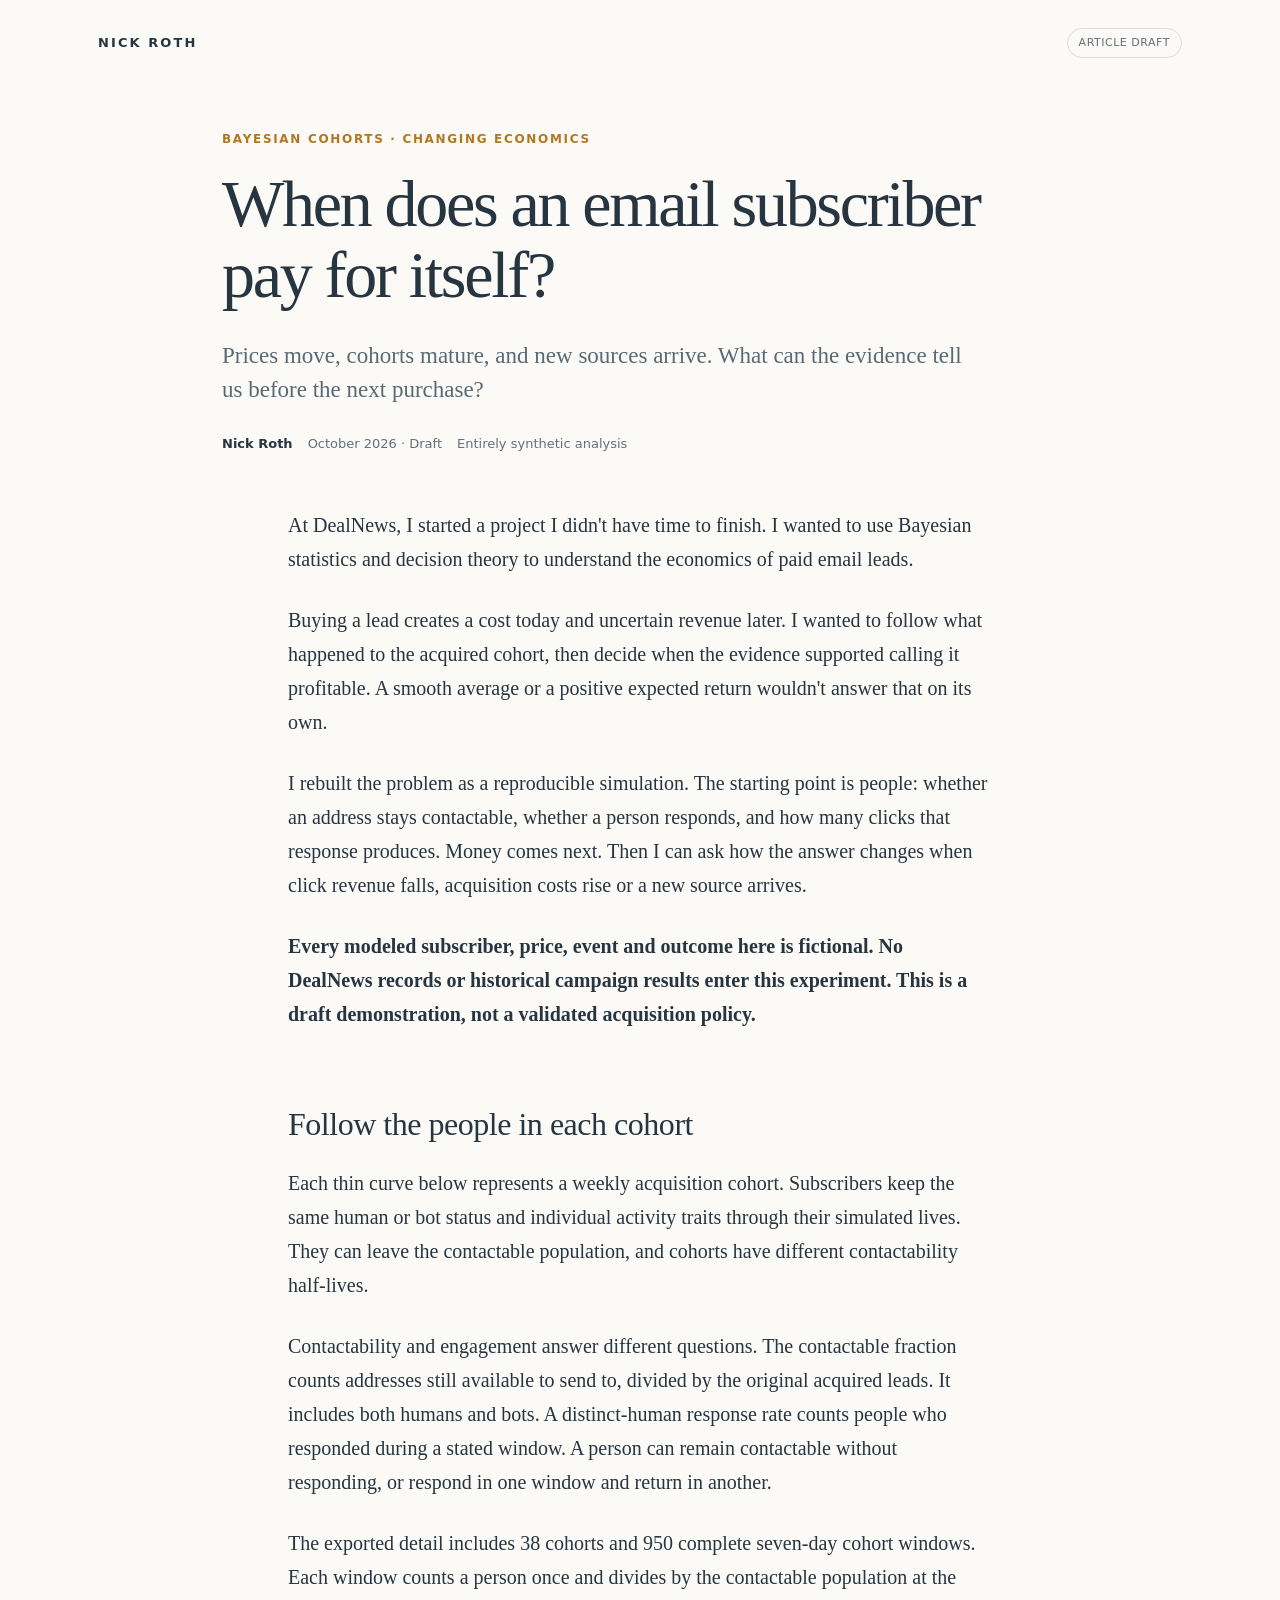
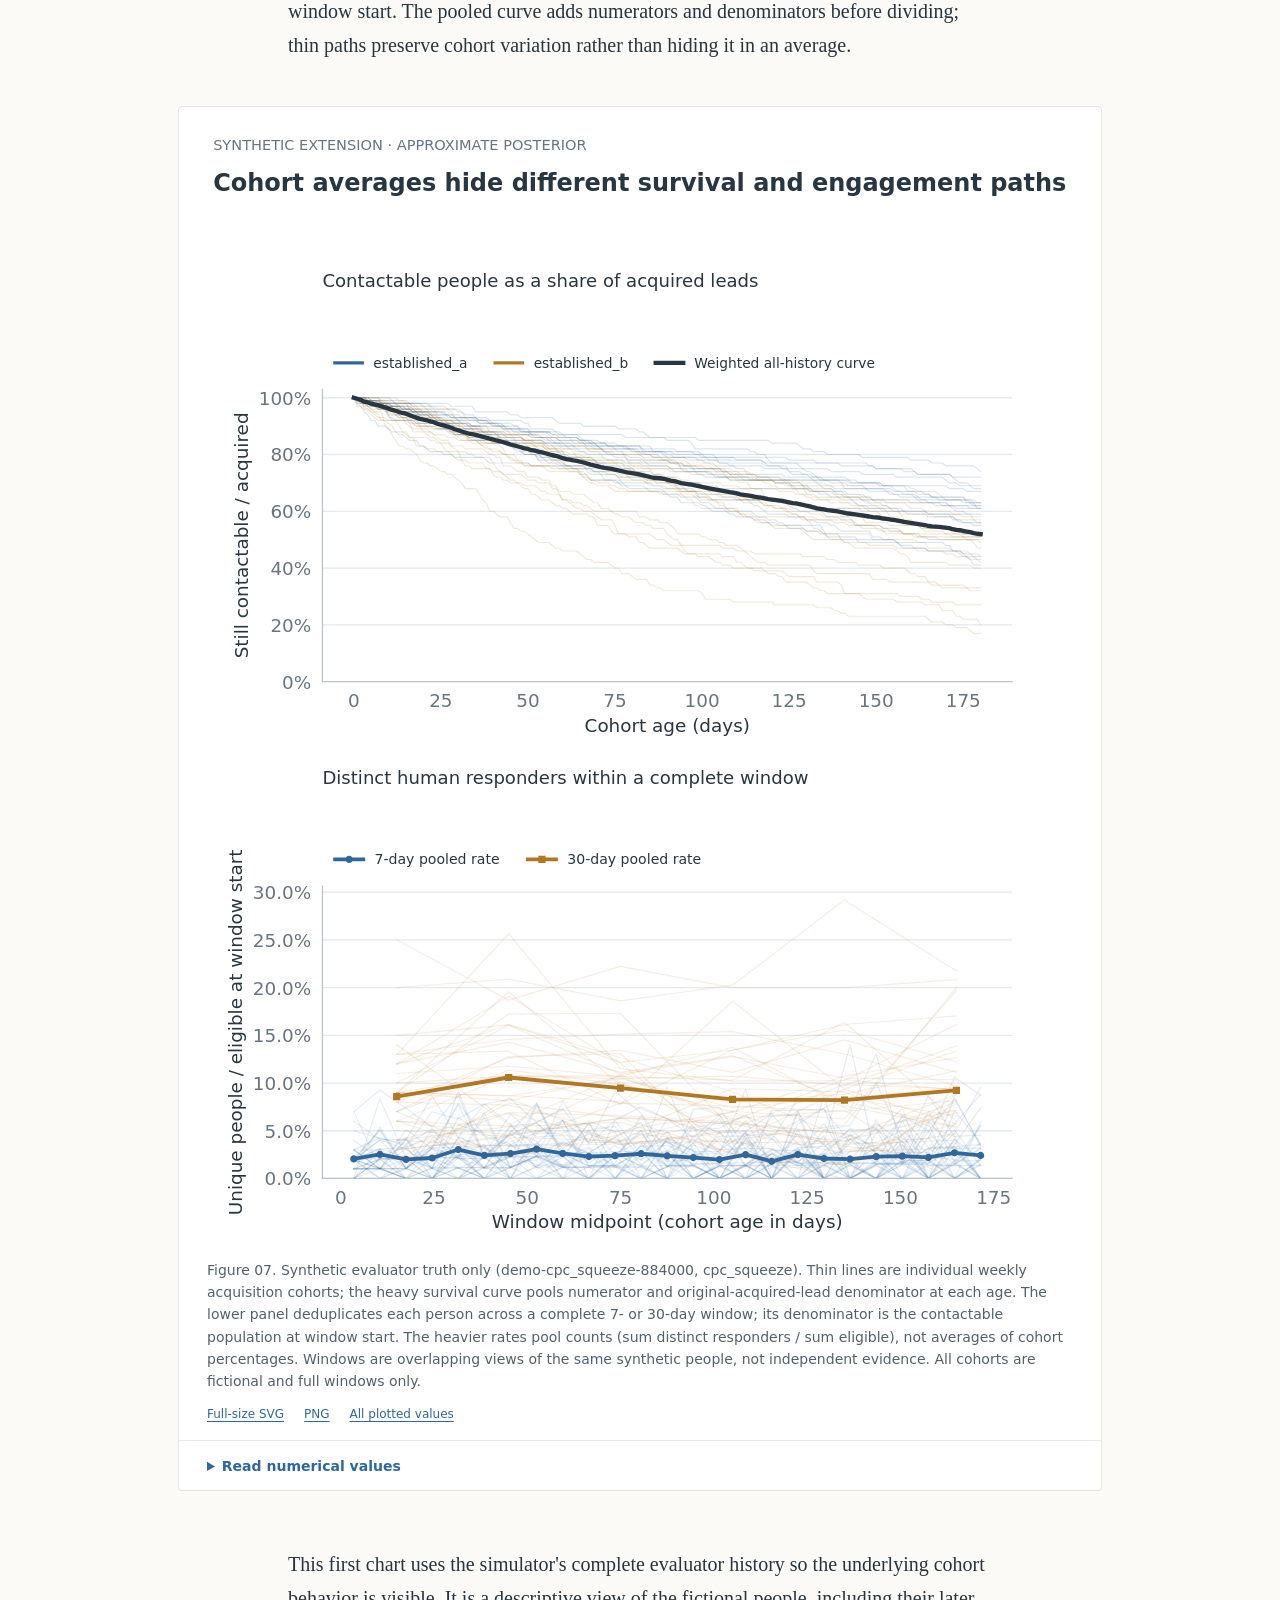
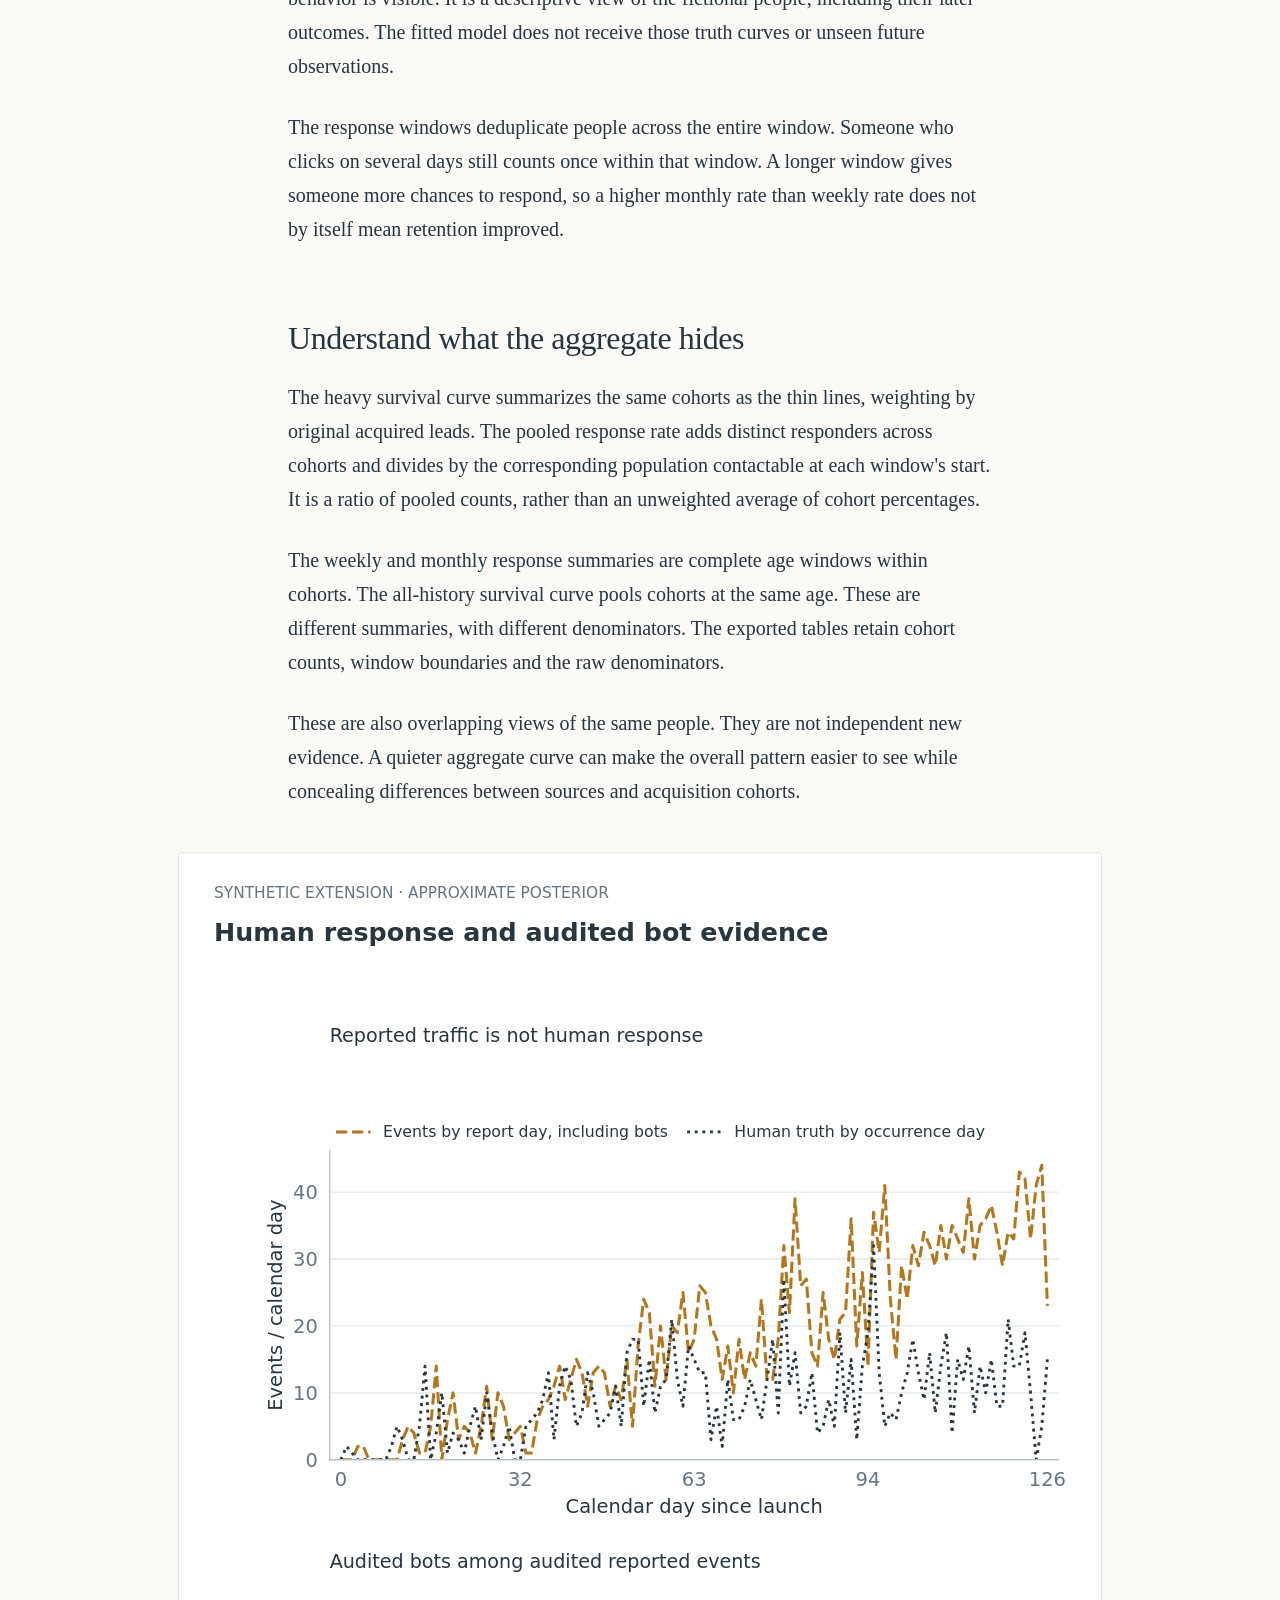
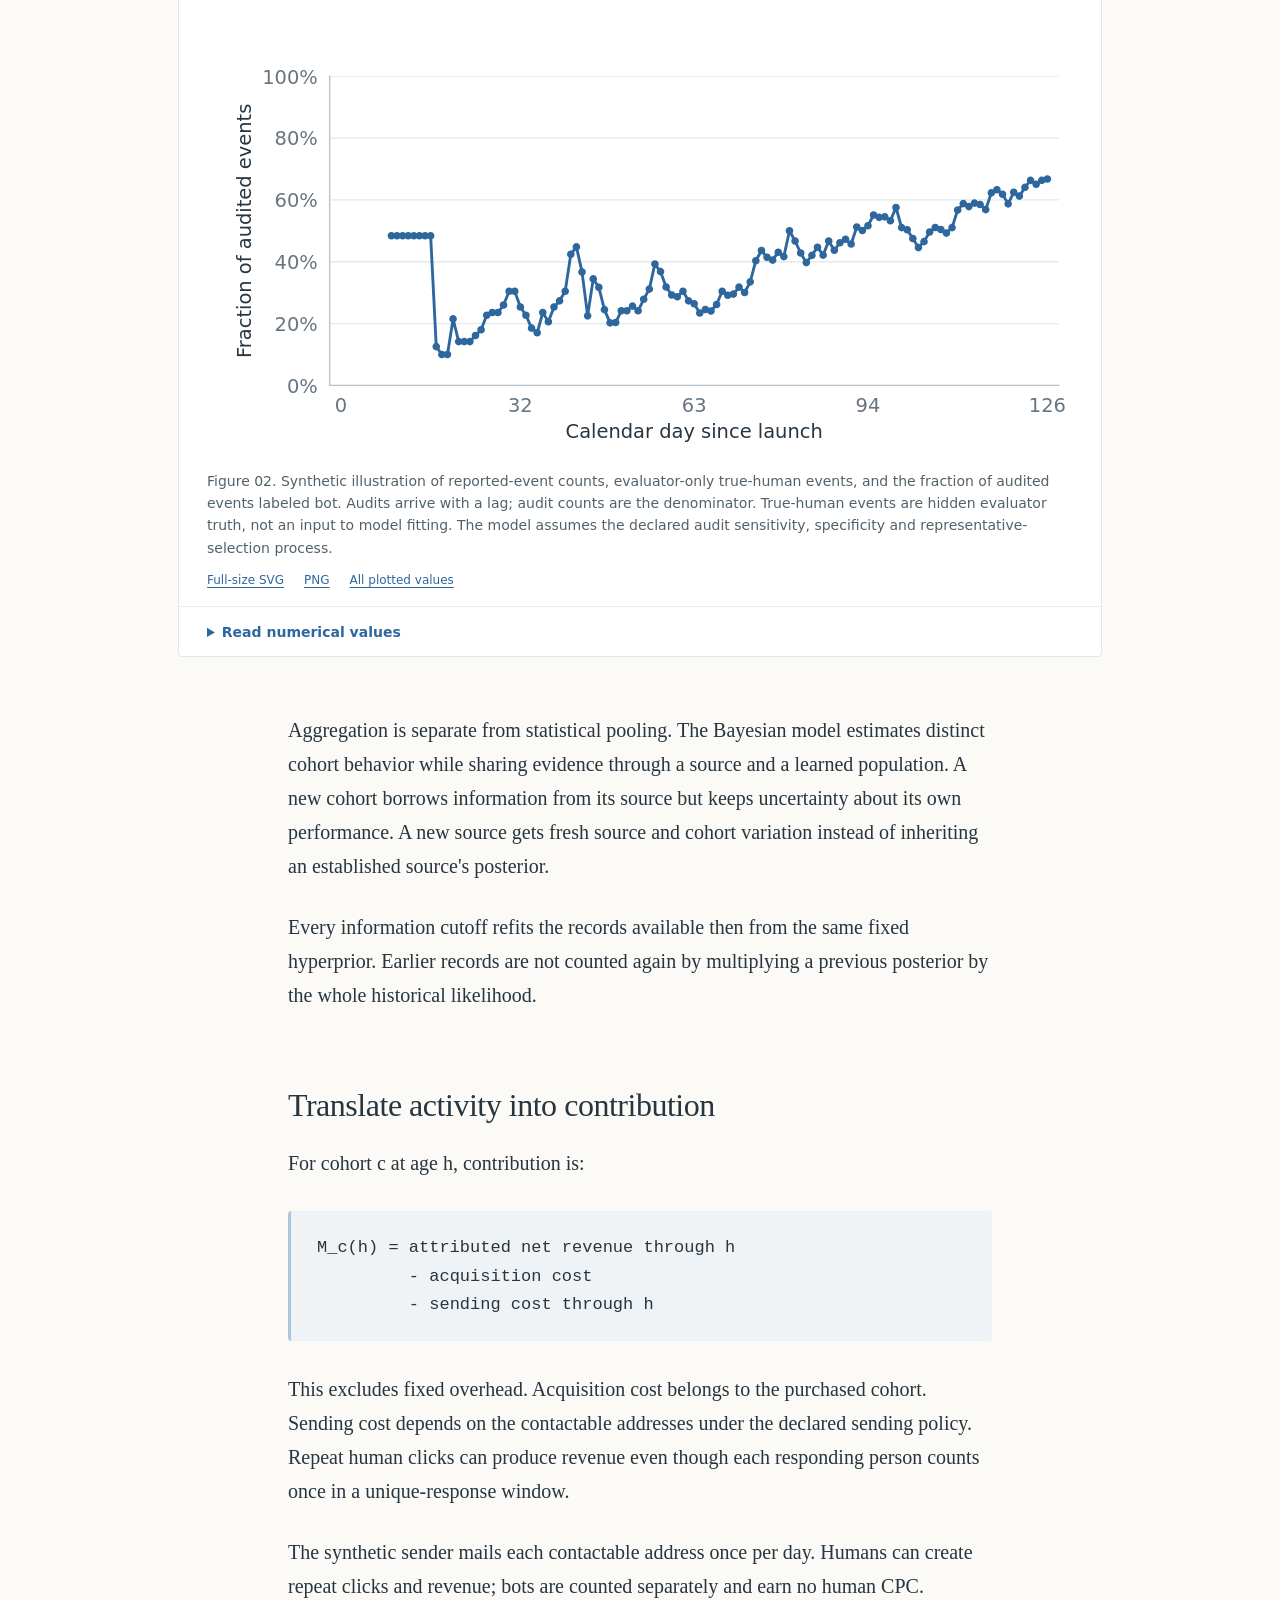
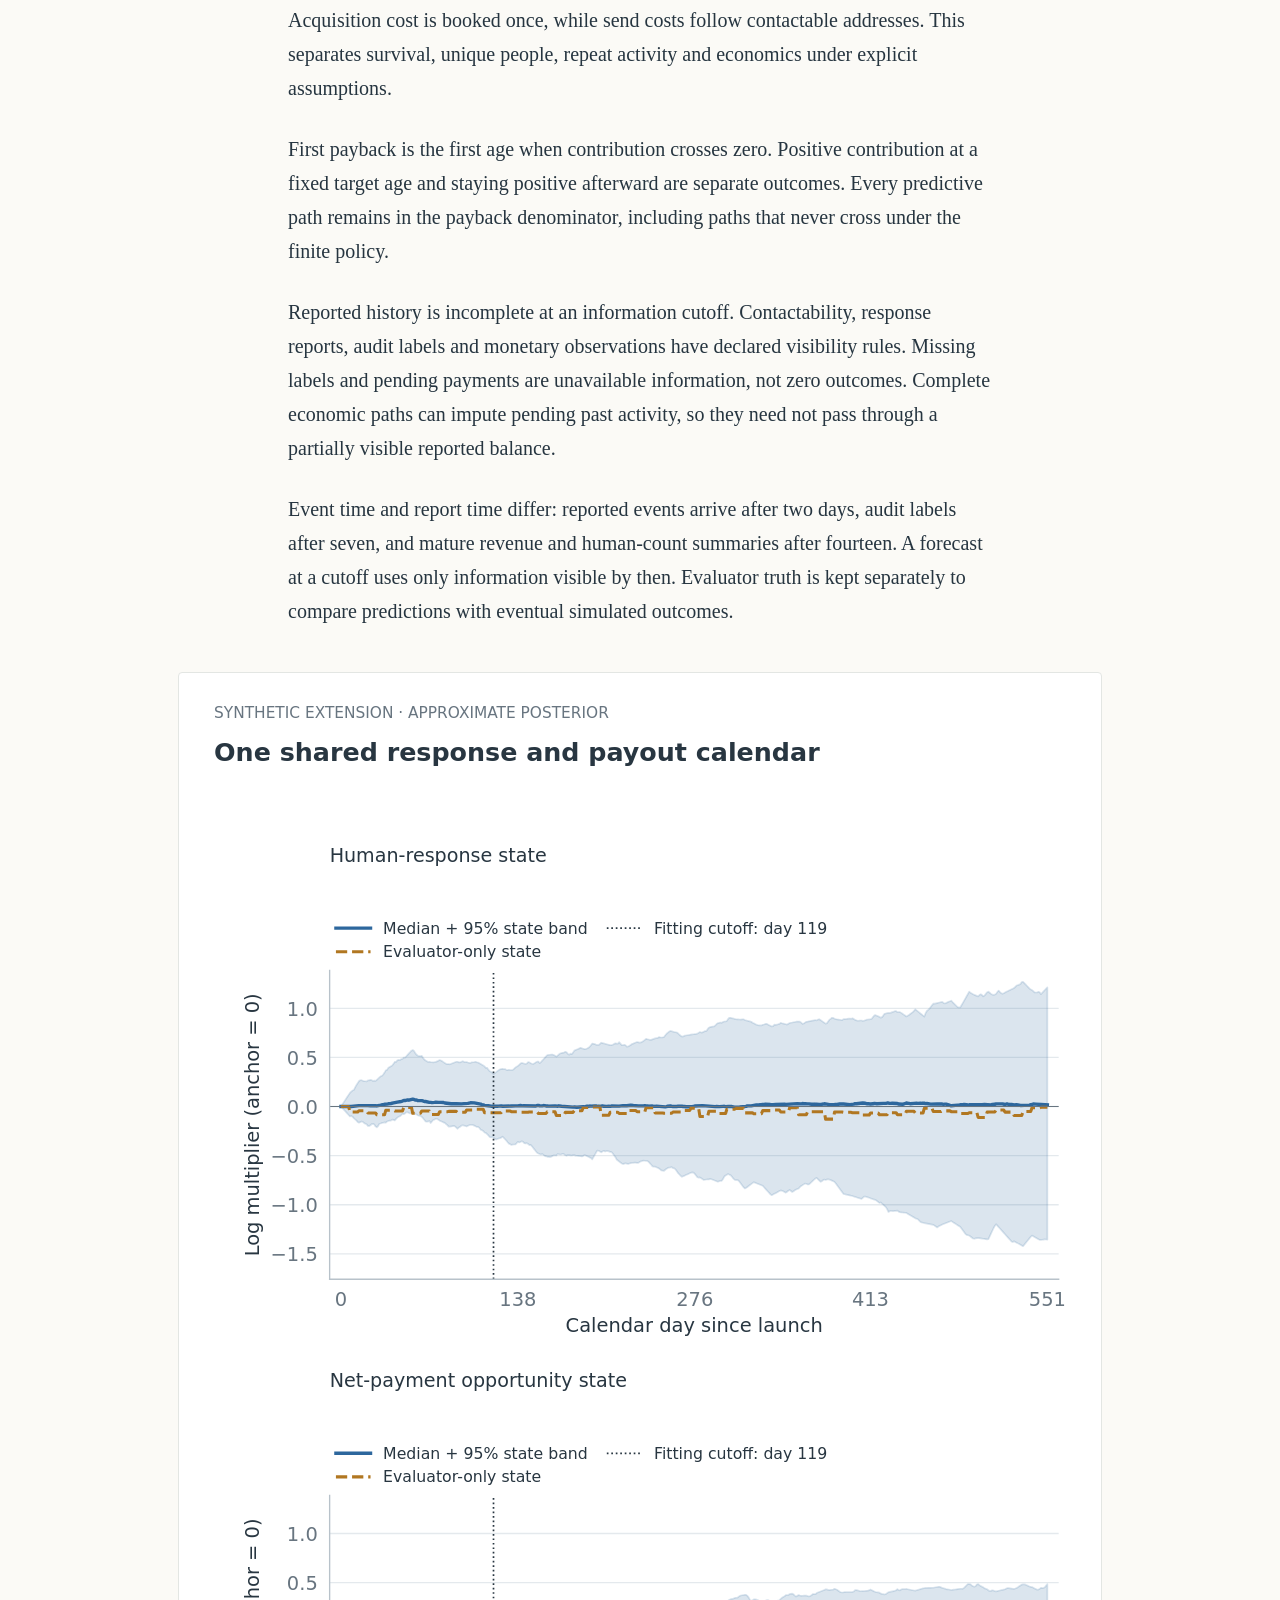
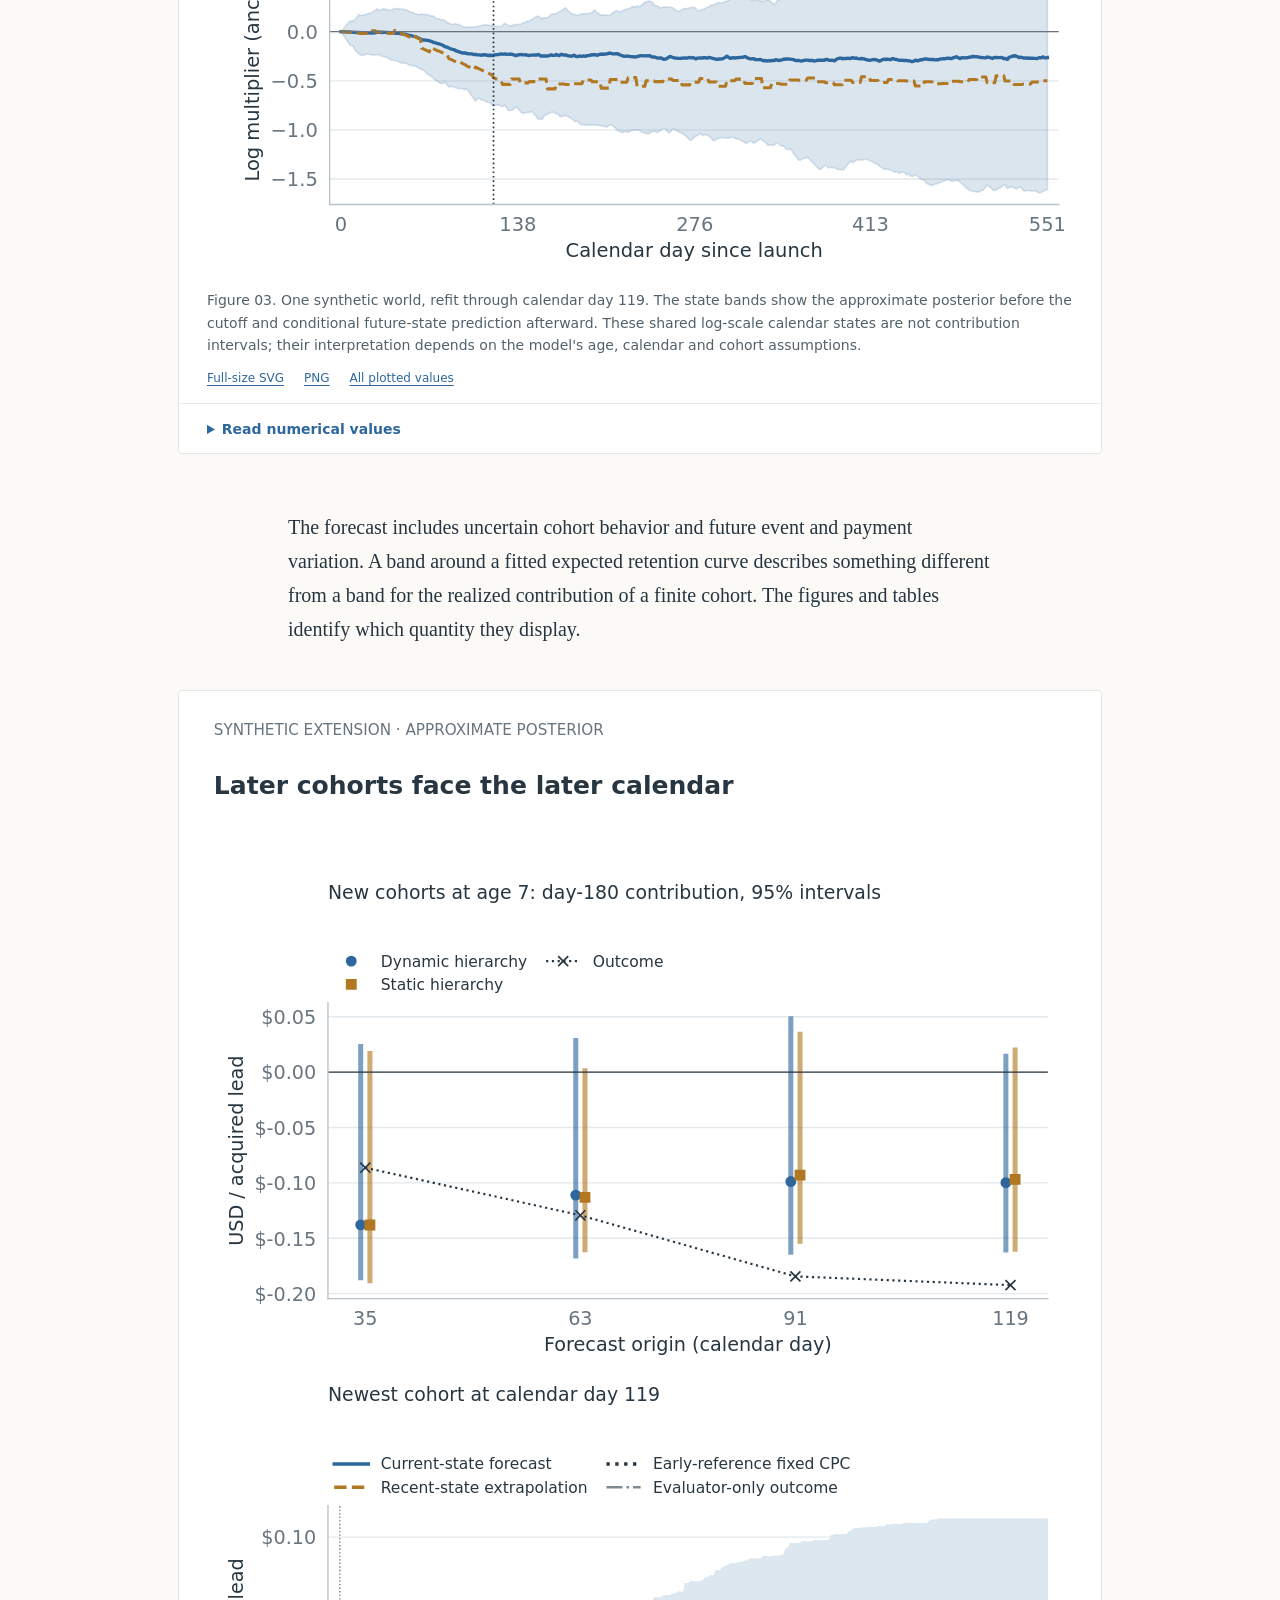
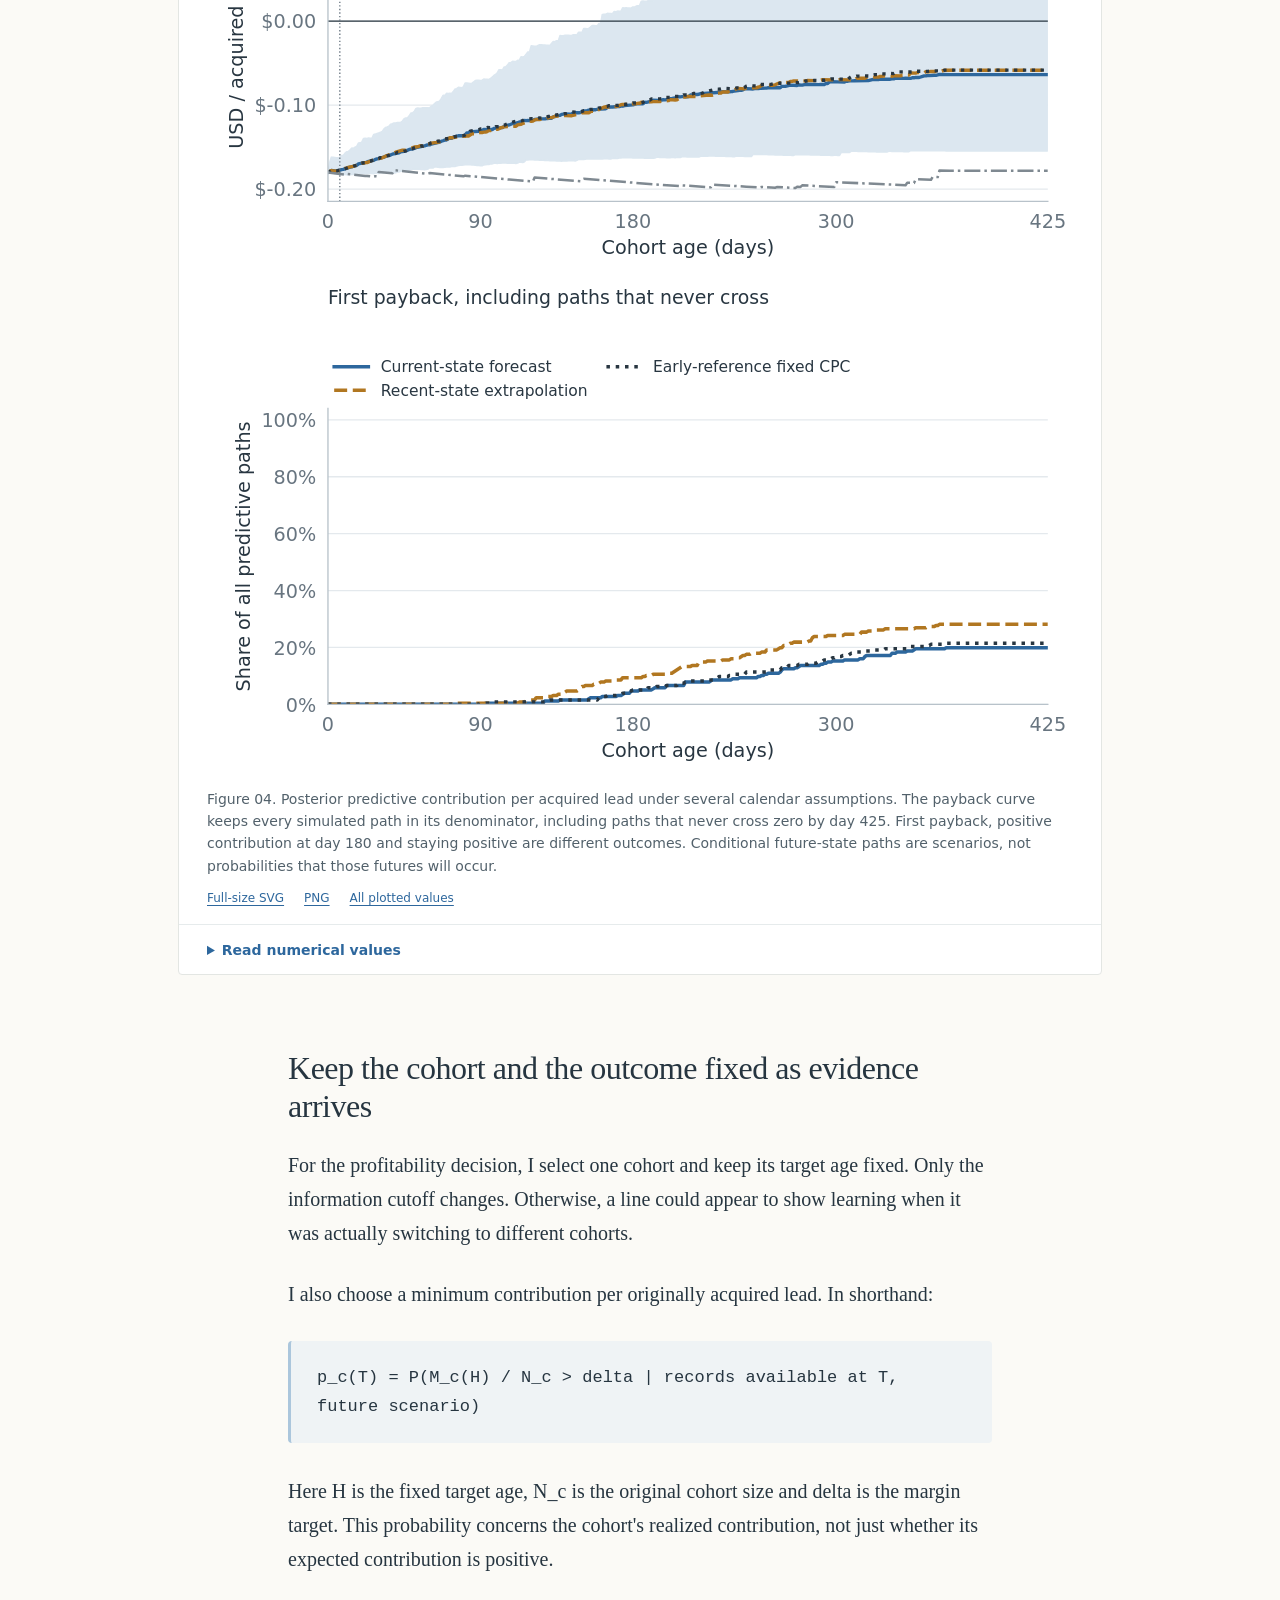
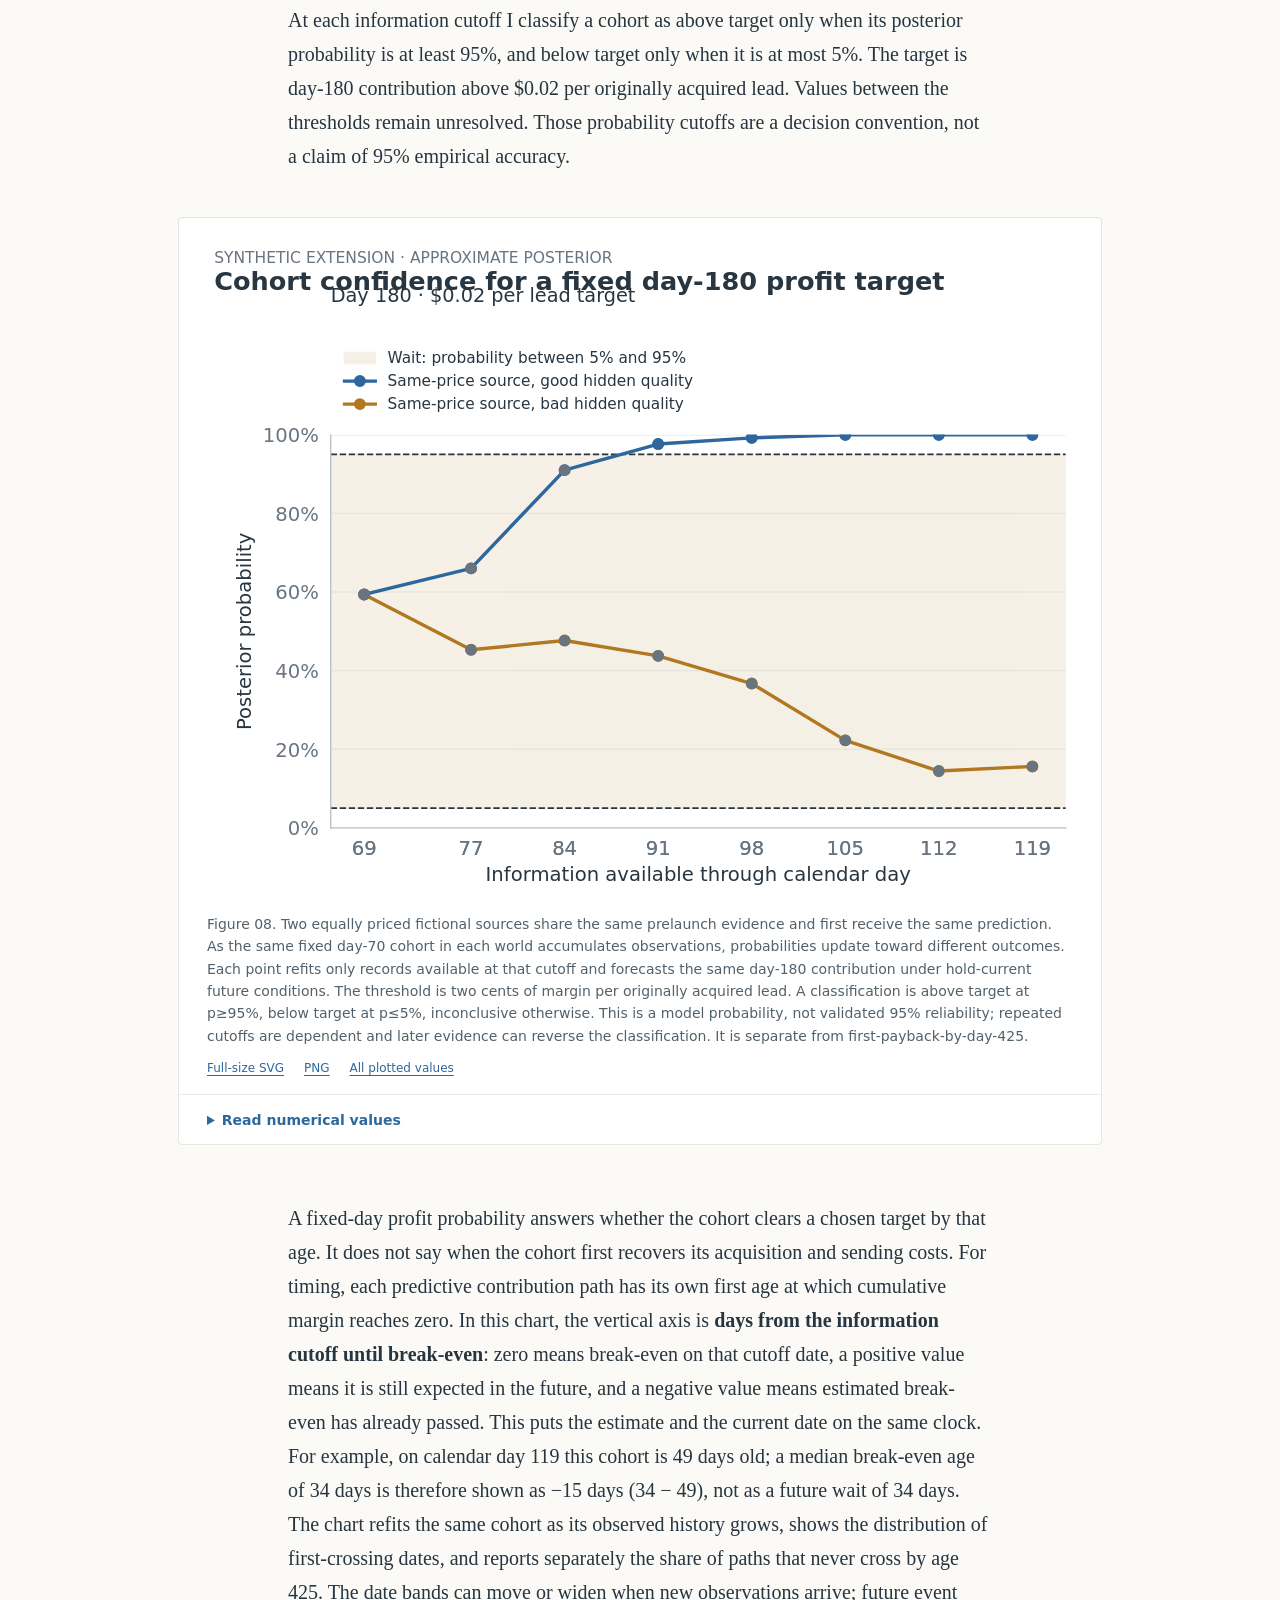
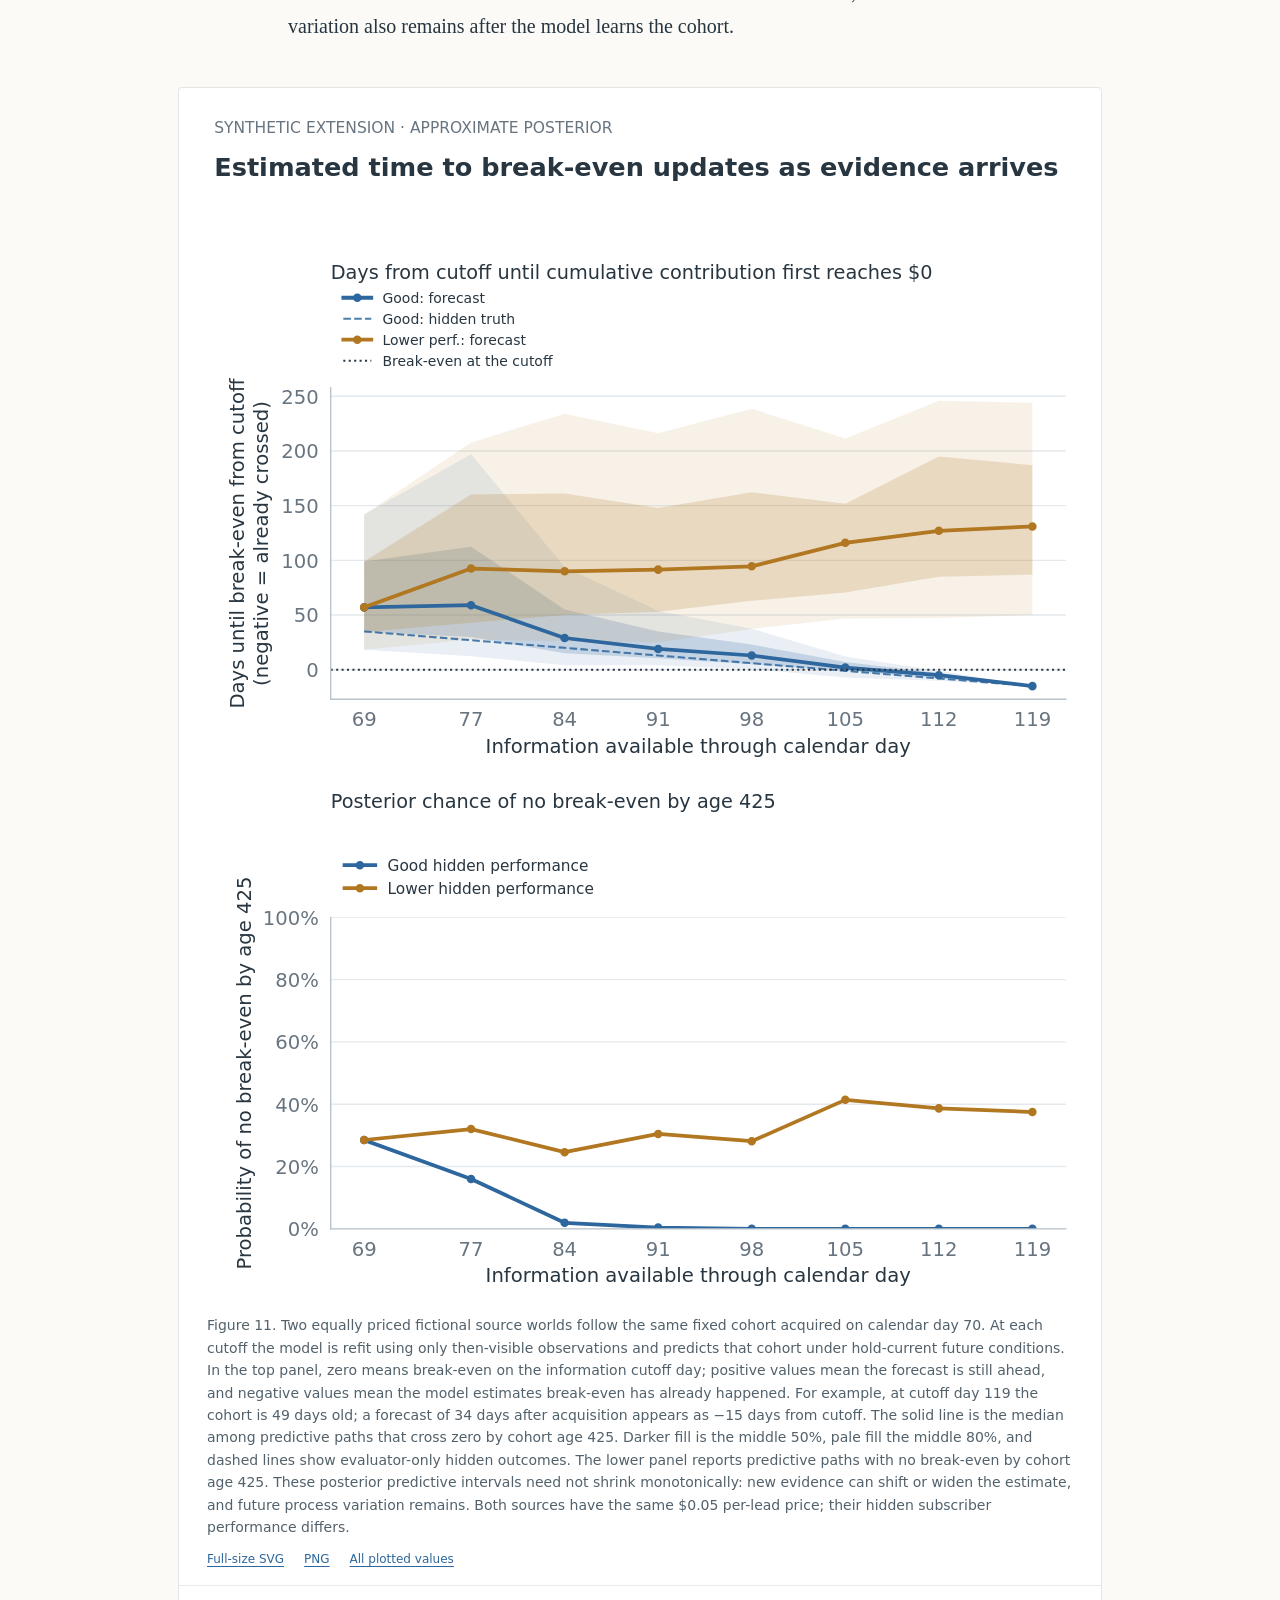
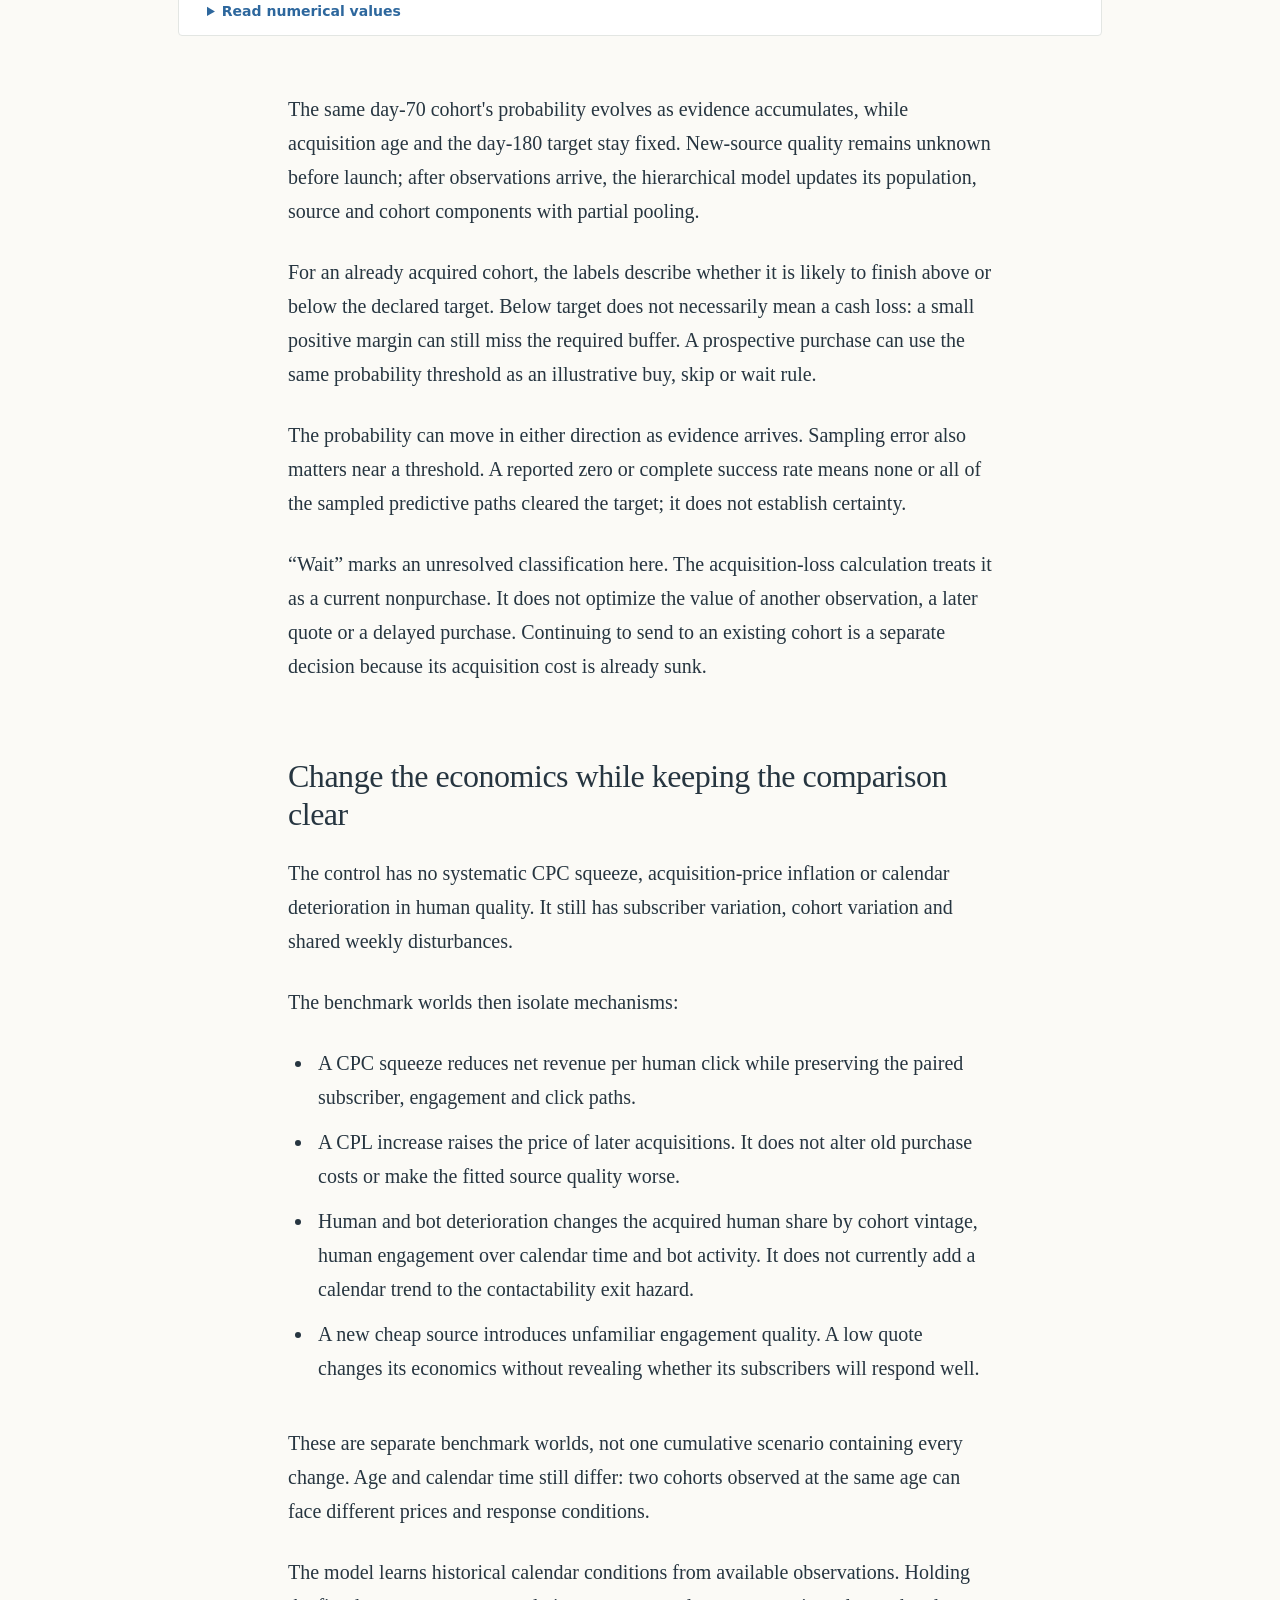
<file: article/index.html>
<!doctype html><html lang="en"><head><meta charset="utf-8"><meta name="viewport" content="width=device-width, initial-scale=1"><meta name="robots" content="noindex,nofollow"><title>When does an email subscriber pay for itself? · Draft</title><style>
:root{--paper:#fbfaf6;--ink:#263540;--muted:#62717b;--blue:#2d679d;--amber:#b17721;--line:#d8dedf}*{box-sizing:border-box}html{scroll-behavior:smooth}body{margin:0;background:var(--paper);color:var(--ink);font-family:Georgia,"Times New Roman",serif;font-size:20px;line-height:1.7}a{color:var(--blue);text-decoration-thickness:1px;text-underline-offset:3px}a:hover{color:#19486e}a:focus-visible,summary:focus-visible{outline:3px solid #b17721;outline-offset:5px}header{max-width:1160px;margin:0 auto;padding:28px 38px;display:flex;justify-content:space-between;align-items:center;font:13px/1.3 system-ui,sans-serif;letter-spacing:.04em}header .name{font-weight:750;letter-spacing:.16em;font-size:13px;color:var(--ink);text-decoration:none}.status{font-size:11px;text-transform:uppercase;border:1px solid var(--line);padding:7px 11px;border-radius:100px;color:var(--muted)}.hero{max-width:900px;margin:45px auto 55px;padding:0 32px;text-align:left}.eyebrow{font:700 12px/1.4 system-ui,sans-serif;letter-spacing:.14em;text-transform:uppercase;color:var(--amber);margin:0 0 20px}h1{font-weight:500;font-size:clamp(42px,5.4vw,66px);line-height:1.08;letter-spacing:-.035em;margin:0 0 28px;max-width:850px}.dek{font-size:23px;line-height:1.5;color:#596a74;max-width:740px;margin:0 0 26px}.byline{font:13px/1.5 system-ui,sans-serif;color:var(--muted);display:flex;gap:15px;flex-wrap:wrap}.byline strong{color:var(--ink);font-weight:650}main{max-width:760px;margin:0 auto;padding:0 28px 80px}p{margin:0 0 1.35em}h2{font-weight:500;letter-spacing:-.015em;font-size:32px;line-height:1.2;margin:2.3em 0 .7em;scroll-margin-top:35px}h3{font:650 17px/1.4 system-ui,sans-serif;margin:2em 0 .7em}strong{font-weight:700}ul{padding-left:1.3em;margin:1em 0 1.5em}li{padding:0 0 .55em .2em}code{font:85%/1.5 ui-monospace,monospace}.equation{padding:22px 26px;background:#eff3f5;border-radius:4px;white-space:pre-wrap;overflow-wrap:anywhere;font-size:18px;line-height:1.6;margin:1.7em 0;border-left:3px solid #abc6dc}.equation code{font-size:17px}figure{margin:44px -110px 56px;padding:0;background:white;border:1px solid #e3e6e3;border-radius:4px;overflow:hidden}.chart{padding:16px 18px 0}.chart a{display:block}.chart img{display:block;width:100%;height:auto}.chart picture{display:block}figcaption{font:14px/1.6 system-ui,sans-serif;color:#52616b;padding:10px 28px 13px}.figure-tools{font:12px/1.4 system-ui,sans-serif;display:flex;gap:20px;padding:0 28px 17px}.values{border-top:1px solid #e6ebec;padding:0 28px 13px;font:14px/1.5 system-ui,sans-serif}.values summary{padding:15px 0 0;cursor:pointer;font-weight:650;color:var(--blue)}.values[open] summary{padding-bottom:15px}.table-wrap{overflow:auto}table{width:100%;border-collapse:collapse;font-size:13px;font-variant-numeric:tabular-nums}th{font-weight:650;text-align:left;background:#f3f6f7;color:#415565}td,th{padding:10px 9px;border-bottom:1px solid #e1e7e9;vertical-align:top}td{font-feature-settings:"tnum"}.table-note{font:12px/1.5 system-ui,sans-serif;margin:12px 0 0}.preview-note{font:13px/1.5 system-ui,sans-serif;color:var(--muted);border-top:1px solid var(--line);padding-top:24px;margin-top:45px}.jump{font:13px/1.4 system-ui,sans-serif;display:inline-block;margin-top:10px}footer{border-top:1px solid var(--line);padding:25px;text-align:center;font:12px/1.5 system-ui,sans-serif;color:var(--muted)}@media(max-width:1000px){figure{margin-left:-25px;margin-right:-25px}}@media(max-width:600px){body{font-size:18px;line-height:1.65}header{padding:20px 22px}.status{font-size:9px;padding:6px 8px}.hero{margin:32px auto 35px;padding:0 23px}h1{font-size:43px;line-height:1.1;letter-spacing:-.04em}.dek{font-size:20px}.eyebrow{font-size:10px;margin-bottom:16px}.byline{font-size:12px}main{padding:0 23px 50px}h2{font-size:29px;margin-top:2em}figure{margin:32px -13px 42px}.chart{padding:12px 2px 0}figcaption{padding:8px 14px 11px;font-size:13px}.figure-tools{padding:0 14px 15px}.values{padding:0 12px 13px}.values summary{font-size:14px}td,th{padding:8px 6px;font-size:13px}.equation{padding:18px 15px}.equation code{font-size:15px}}@media print{header,.status,.figure-tools,.values,.preview-note,footer{display:none}body{background:white;font-size:12pt}main{max-width:none;padding:0}.hero{margin:0 0 30px}h1{font-size:35pt}figure{margin:25px 0;break-inside:avoid}h2{break-after:avoid}a{color:inherit}}

@media(max-width:600px){figure{margin-left:-23px;margin-right:-23px;border-left:0;border-right:0;border-radius:0}.chart{padding:0}.chart img{width:100%}}
</style></head><body><header><a class="name" href="#top">NICK ROTH</a><span class="status">Article draft</span></header><div class="hero" id="top"><p class="eyebrow">Bayesian cohorts · Changing economics</p><h1>When does an email subscriber pay for itself?</h1><p class="dek">Prices move, cohorts mature, and new sources arrive. What can the evidence tell us before the next purchase?</p><div class="byline"><strong>Nick Roth</strong><span>October 2026 · Draft</span><span>Entirely synthetic analysis</span></div></div><main><p>At DealNews, I started a project I didn't have time to finish. I wanted to use Bayesian statistics and decision theory to understand the economics of paid email leads.</p><p>Buying a lead creates a cost today and uncertain revenue later. I wanted to follow what happened to the acquired cohort, then decide when the evidence supported calling it profitable. A smooth average or a positive expected return wouldn't answer that on its own.</p><p>I rebuilt the problem as a reproducible simulation. The starting point is people: whether an address stays contactable, whether a person responds, and how many clicks that response produces. Money comes next. Then I can ask how the answer changes when click revenue falls, acquisition costs rise or a new source arrives.</p><p><strong>Every modeled subscriber, price, event and outcome here is fictional. No DealNews records or historical campaign results enter this experiment. This is a draft demonstration, not a validated acquisition policy.</strong></p><h2>Follow the people in each cohort</h2><p>Each thin curve below represents a weekly acquisition cohort. Subscribers keep the same human or bot status and individual activity traits through their simulated lives. They can leave the contactable population, and cohorts have different contactability half-lives.</p><p>Contactability and engagement answer different questions. The contactable fraction counts addresses still available to send to, divided by the original acquired leads. It includes both humans and bots. A distinct-human response rate counts people who responded during a stated window. A person can remain contactable without responding, or respond in one window and return in another.</p><p>The exported detail includes 38 cohorts and 950 complete seven-day cohort windows. Each window counts a person once and divides by the contactable population at the window start. The pooled curve adds numerators and denominators before dividing; thin paths preserve cohort variation rather than hiding it in an average.</p><figure id="07-cohort-variability"><div class="chart"><picture><source media="(max-width:600px)" srcset="assets/07-cohort-variability-mobile.svg"><source srcset="assets/07-cohort-variability.svg"><img src="assets/07-cohort-variability.png" alt="Thin cohort curves show different contactability paths. Pooled curves summarize survival and distinct human response within complete windows."></picture></div><figcaption>Figure 07. Synthetic evaluator truth only (demo-cpc_squeeze-884000, cpc_squeeze). Thin lines are individual weekly acquisition cohorts; the heavy survival curve pools numerator and original-acquired-lead denominator at each age. The lower panel deduplicates each person across a complete 7- or 30-day window; its denominator is the contactable population at window start. The heavier rates pool counts (sum distinct responders / sum eligible), not averages of cohort percentages. Windows are overlapping views of the same synthetic people, not independent evidence. All cohorts are fictional and full windows only.</figcaption><div class="figure-tools"><a href="assets/07-cohort-variability.svg">Full-size SVG</a><a href="assets/07-cohort-variability.png" download>PNG</a><a href="tables/07-cohort-variability.csv" download>All plotted values</a></div><details class="values"><summary>Read numerical values</summary><div class="table-wrap"><table><thead><tr><th scope="col">panel</th><th scope="col">source_id</th><th scope="col">cohort_id</th><th scope="col">age</th><th scope="col">contactable_share_of_acquired</th><th scope="col">unique_response_rate_of_eligible</th><th scope="col">window_days</th><th scope="col">window_start_age</th><th scope="col">window_end_age</th><th scope="col">acquired_leads</th><th scope="col">distinct_human_responders</th></tr></thead><tbody><tr><td>daily_survival</td><td>established_a</td><td>established_a-b112</td><td>0</td><td>—</td><td>—</td><td>—</td><td>—</td><td>—</td><td>100</td><td>—</td></tr><tr><td>daily_survival</td><td>established_a</td><td>established_a-b042</td><td>23</td><td>—</td><td>—</td><td>—</td><td>—</td><td>—</td><td>100</td><td>—</td></tr><tr><td>daily_survival</td><td>established_b</td><td>established_b-b000</td><td>47</td><td>—</td><td>—</td><td>—</td><td>—</td><td>—</td><td>100</td><td>—</td></tr><tr><td>daily_survival</td><td>established_b</td><td>established_b-b105</td><td>70</td><td>—</td><td>—</td><td>—</td><td>—</td><td>—</td><td>100</td><td>—</td></tr><tr><td>daily_survival</td><td>established_a</td><td>established_a-b056</td><td>94</td><td>—</td><td>—</td><td>—</td><td>—</td><td>—</td><td>100</td><td>—</td></tr><tr><td>daily_survival</td><td>established_b</td><td>established_b-b091</td><td>117</td><td>—</td><td>—</td><td>—</td><td>—</td><td>—</td><td>100</td><td>—</td></tr><tr><td>daily_survival</td><td>established_b</td><td>established_b-b084</td><td>141</td><td>—</td><td>—</td><td>—</td><td>—</td><td>—</td><td>100</td><td>—</td></tr><tr><td>daily_survival</td><td>established_b</td><td>established_b-b021</td><td>164</td><td>—</td><td>—</td><td>—</td><td>—</td><td>—</td><td>100</td><td>—</td></tr><tr><td>within_window_unique_response</td><td>established_a</td><td>established_a-b063</td><td>—</td><td>0.89</td><td>0.01111</td><td>7</td><td>21</td><td>27</td><td>100</td><td>1</td></tr><tr><td>within_window_unique_response</td><td>established_b</td><td>established_b-b126</td><td>—</td><td>0.27</td><td>0.1613</td><td>30</td><td>150</td><td>179</td><td>100</td><td>5</td></tr></tbody></table></div></details></figure><p>This first chart uses the simulator's complete evaluator history so the underlying cohort behavior is visible. It is a descriptive view of the fictional people, including their later outcomes. The fitted model does not receive those truth curves or unseen future observations.</p><p>The response windows deduplicate people across the entire window. Someone who clicks on several days still counts once within that window. A longer window gives someone more chances to respond, so a higher monthly rate than weekly rate does not by itself mean retention improved.</p><h2>Understand what the aggregate hides</h2><p>The heavy survival curve summarizes the same cohorts as the thin lines, weighting by original acquired leads. The pooled response rate adds distinct responders across cohorts and divides by the corresponding population contactable at each window's start. It is a ratio of pooled counts, rather than an unweighted average of cohort percentages.</p><p>The weekly and monthly response summaries are complete age windows within cohorts. The all-history survival curve pools cohorts at the same age. These are different summaries, with different denominators. The exported tables retain cohort counts, window boundaries and the raw denominators.</p><p>These are also overlapping views of the same people. They are not independent new evidence. A quieter aggregate curve can make the overall pattern easier to see while concealing differences between sources and acquisition cohorts.</p><figure id="02-human-bot-evidence"><div class="chart"><picture><source media="(max-width:600px)" srcset="assets/02-human-bot-evidence-mobile.svg"><source srcset="assets/02-human-bot-evidence.svg"><img src="assets/02-human-bot-evidence.png" alt="Reported response events include bot activity; evaluator-only truth shows the hidden human events, and the lower panel shows the lagged audited bot fraction."></picture></div><figcaption>Figure 02. Synthetic illustration of reported-event counts, evaluator-only true-human events, and the fraction of audited events labeled bot. Audits arrive with a lag; audit counts are the denominator. True-human events are hidden evaluator truth, not an input to model fitting. The model assumes the declared audit sensitivity, specificity and representative-selection process.</figcaption><div class="figure-tools"><a href="assets/02-human-bot-evidence.svg">Full-size SVG</a><a href="assets/02-human-bot-evidence.png" download>PNG</a><a href="tables/02-human-bot-evidence.csv" download>All plotted values</a></div><details class="values"><summary>Read numerical values</summary><div class="table-wrap"><table><thead><tr><th scope="col">calendar_day</th><th scope="col">reported_events</th><th scope="col">true_human_events</th><th scope="col">audited_bot_fraction</th><th scope="col">audit_n</th></tr></thead><tbody><tr><td>0</td><td>0</td><td>0</td><td>0.4839</td><td>0</td></tr><tr><td>14</td><td>1</td><td>5</td><td>0.4839</td><td>2</td></tr><tr><td>28</td><td>10</td><td>0</td><td>0.2357</td><td>24</td></tr><tr><td>42</td><td>15</td><td>5</td><td>0.448</td><td>13</td></tr><tr><td>56</td><td>11</td><td>7</td><td>0.3926</td><td>51</td></tr><tr><td>70</td><td>10</td><td>6</td><td>0.2953</td><td>75</td></tr><tr><td>84</td><td>16</td><td>13</td><td>0.4206</td><td>66</td></tr><tr><td>98</td><td>24</td><td>7</td><td>0.5327</td><td>97</td></tr><tr><td>112</td><td>39</td><td>17</td><td>0.5783</td><td>129</td></tr><tr><td>126</td><td>23</td><td>15</td><td>0.6677</td><td>153</td></tr></tbody></table></div></details></figure><p>Aggregation is separate from statistical pooling. The Bayesian model estimates distinct cohort behavior while sharing evidence through a source and a learned population. A new cohort borrows information from its source but keeps uncertainty about its own performance. A new source gets fresh source and cohort variation instead of inheriting an established source's posterior.</p><p>Every information cutoff refits the records available then from the same fixed hyperprior. Earlier records are not counted again by multiplying a previous posterior by the whole historical likelihood.</p><h2>Translate activity into contribution</h2><p>For cohort c at age h, contribution is:</p><pre class="equation"><code>M_c(h) = attributed net revenue through h
         - acquisition cost
         - sending cost through h</code></pre><p>This excludes fixed overhead. Acquisition cost belongs to the purchased cohort. Sending cost depends on the contactable addresses under the declared sending policy. Repeat human clicks can produce revenue even though each responding person counts once in a unique-response window.</p><p>The synthetic sender mails each contactable address once per day. Humans can create repeat clicks and revenue; bots are counted separately and earn no human CPC. Acquisition cost is booked once, while send costs follow contactable addresses. This separates survival, unique people, repeat activity and economics under explicit assumptions.</p><p>First payback is the first age when contribution crosses zero. Positive contribution at a fixed target age and staying positive afterward are separate outcomes. Every predictive path remains in the payback denominator, including paths that never cross under the finite policy.</p><p>Reported history is incomplete at an information cutoff. Contactability, response reports, audit labels and monetary observations have declared visibility rules. Missing labels and pending payments are unavailable information, not zero outcomes. Complete economic paths can impute pending past activity, so they need not pass through a partially visible reported balance.</p><p>Event time and report time differ: reported events arrive after two days, audit labels after seven, and mature revenue and human-count summaries after fourteen. A forecast at a cutoff uses only information visible by then. Evaluator truth is kept separately to compare predictions with eventual simulated outcomes.</p><figure id="03-shared-calendar-states"><div class="chart"><picture><source media="(max-width:600px)" srcset="assets/03-shared-calendar-states-mobile.svg"><source srcset="assets/03-shared-calendar-states.svg"><img src="assets/03-shared-calendar-states.png" alt="Fitted shared response and payment calendar states are shown through the information cutoff, with conditional predictive paths afterward and evaluator-only truth."></picture></div><figcaption>Figure 03. One synthetic world, refit through calendar day 119. The state bands show the approximate posterior before the cutoff and conditional future-state prediction afterward. These shared log-scale calendar states are not contribution intervals; their interpretation depends on the model's age, calendar and cohort assumptions.</figcaption><div class="figure-tools"><a href="assets/03-shared-calendar-states.svg">Full-size SVG</a><a href="assets/03-shared-calendar-states.png" download>PNG</a><a href="tables/03-shared-calendar-states.csv" download>All plotted values</a></div><details class="values"><summary>Read numerical values</summary><div class="table-wrap"><table><thead><tr><th scope="col">origin_day</th><th scope="col">calendar_day</th><th scope="col">state</th><th scope="col">median</th><th scope="col">q025</th><th scope="col">q975</th><th scope="col">true_value</th><th scope="col">state_scale</th></tr></thead><tbody><tr><td>119</td><td>0</td><td>response</td><td>0</td><td>0</td><td>0</td><td>0</td><td>log_ratio_reference_day0</td></tr><tr><td>119</td><td>122</td><td>response</td><td>0.00241</td><td>-0.3306</td><td>0.3607</td><td>-0.06244</td><td>log_ratio_reference_day0</td></tr><tr><td>119</td><td>245</td><td>response</td><td>0.00191</td><td>-0.6118</td><td>0.6938</td><td>-0.06523</td><td>log_ratio_reference_day0</td></tr><tr><td>119</td><td>367</td><td>response</td><td>0.02329</td><td>-0.7696</td><td>0.8725</td><td>-0.05355</td><td>log_ratio_reference_day0</td></tr><tr><td>119</td><td>490</td><td>response</td><td>0.01761</td><td>-1.314</td><td>1.169</td><td>-0.0628</td><td>log_ratio_reference_day0</td></tr><tr><td>119</td><td>60</td><td>value</td><td>-0.06151</td><td>-0.3647</td><td>0.1769</td><td>-0.06478</td><td>log_ratio_reference_day0</td></tr><tr><td>119</td><td>183</td><td>value</td><td>-0.2506</td><td>-0.9174</td><td>0.1689</td><td>-0.5308</td><td>log_ratio_reference_day0</td></tr><tr><td>119</td><td>305</td><td>value</td><td>-0.2667</td><td>-1.076</td><td>0.3335</td><td>-0.4988</td><td>log_ratio_reference_day0</td></tr><tr><td>119</td><td>428</td><td>value</td><td>-0.2844</td><td>-1.405</td><td>0.405</td><td>-0.4874</td><td>log_ratio_reference_day0</td></tr><tr><td>119</td><td>551</td><td>value</td><td>-0.2639</td><td>-1.61</td><td>0.4842</td><td>-0.5001</td><td>log_ratio_reference_day0</td></tr></tbody></table></div></details></figure><p>The forecast includes uncertain cohort behavior and future event and payment variation. A band around a fitted expected retention curve describes something different from a band for the realized contribution of a finite cohort. The figures and tables identify which quantity they display.</p><figure id="04-cohort-contribution-payback"><div class="chart"><picture><source media="(max-width:600px)" srcset="assets/04-cohort-contribution-payback-mobile.svg"><source srcset="assets/04-cohort-contribution-payback.svg"><img src="assets/04-cohort-contribution-payback.png" alt="Contribution forecasts for cohorts at the same age vary by calendar origin; below, one cohort&#x27;s conditional future paths and first-payback distribution extend through day 425."></picture></div><figcaption>Figure 04. Posterior predictive contribution per acquired lead under several calendar assumptions. The payback curve keeps every simulated path in its denominator, including paths that never cross zero by day 425. First payback, positive contribution at day 180 and staying positive are different outcomes. Conditional future-state paths are scenarios, not probabilities that those futures will occur.</figcaption><div class="figure-tools"><a href="assets/04-cohort-contribution-payback.svg">Full-size SVG</a><a href="assets/04-cohort-contribution-payback.png" download>PNG</a><a href="tables/04-cohort-contribution-payback.csv" download>All plotted values</a></div><details class="values"><summary>Read numerical values</summary><div class="table-wrap"><table><thead><tr><th scope="col">panel</th><th scope="col">origin_day</th><th scope="col">model</th><th scope="col">future_scenario</th><th scope="col">age</th><th scope="col">median_per_lead</th><th scope="col">q025_per_lead</th><th scope="col">q975_per_lead</th><th scope="col">cdf</th><th scope="col">draws</th></tr></thead><tbody><tr><td>same_age_day180_forecasts</td><td>35</td><td>static_hierarchy</td><td>hold_current</td><td>—</td><td>-0.138</td><td>-0.1908</td><td>0.01901</td><td>—</td><td>256</td></tr><tr><td>selected_contribution_path</td><td>119</td><td>dynamic_hierarchy</td><td>hold_current</td><td>92</td><td>-0.129</td><td>-0.1711</td><td>-0.06911</td><td>—</td><td>—</td></tr><tr><td>selected_contribution_path</td><td>119</td><td>dynamic_hierarchy</td><td>fixed_price</td><td>187</td><td>-0.09514</td><td>-0.1614</td><td>0.01284</td><td>—</td><td>—</td></tr><tr><td>selected_contribution_path</td><td>119</td><td>dynamic_hierarchy</td><td>hold_current</td><td>282</td><td>-0.07523</td><td>-0.159</td><td>0.09413</td><td>—</td><td>—</td></tr><tr><td>selected_contribution_path</td><td>119</td><td>dynamic_hierarchy</td><td>hold_current</td><td>377</td><td>-0.06377</td><td>-0.1544</td><td>0.1214</td><td>—</td><td>—</td></tr><tr><td>unconditional_first_payback</td><td>119</td><td>dynamic_hierarchy</td><td>hold_current</td><td>137</td><td>—</td><td>—</td><td>—</td><td>0.01562</td><td>256</td></tr><tr><td>unconditional_first_payback</td><td>119</td><td>dynamic_hierarchy</td><td>hold_current</td><td>422</td><td>—</td><td>—</td><td>—</td><td>0.1992</td><td>256</td></tr><tr><td>unconditional_first_payback</td><td>119</td><td>dynamic_hierarchy</td><td>fixed_price</td><td>281</td><td>—</td><td>—</td><td>—</td><td>0.1406</td><td>256</td></tr><tr><td>unconditional_first_payback</td><td>119</td><td>dynamic_hierarchy</td><td>continue_recent_trend</td><td>140</td><td>—</td><td>—</td><td>—</td><td>0.04297</td><td>256</td></tr><tr><td>unconditional_first_payback</td><td>119</td><td>dynamic_hierarchy</td><td>continue_recent_trend</td><td>425</td><td>—</td><td>—</td><td>—</td><td>0.2812</td><td>256</td></tr></tbody></table></div></details></figure><h2>Keep the cohort and the outcome fixed as evidence arrives</h2><p>For the profitability decision, I select one cohort and keep its target age fixed. Only the information cutoff changes. Otherwise, a line could appear to show learning when it was actually switching to different cohorts.</p><p>I also choose a minimum contribution per originally acquired lead. In shorthand:</p><pre class="equation"><code>p_c(T) = P(M_c(H) / N_c &gt; delta | records available at T, future scenario)</code></pre><p>Here H is the fixed target age, N_c is the original cohort size and delta is the margin target. This probability concerns the cohort's realized contribution, not just whether its expected contribution is positive.</p><p>At each information cutoff I classify a cohort as above target only when its posterior probability is at least 95%, and below target only when it is at most 5%. The target is day-180 contribution above $0.02 per originally acquired lead. Values between the thresholds remain unresolved. Those probability cutoffs are a decision convention, not a claim of 95% empirical accuracy.</p><figure id="08-confidence-over-time"><div class="chart"><picture><source media="(max-width:600px)" srcset="assets/08-confidence-over-time-mobile.svg"><source srcset="assets/08-confidence-over-time.svg"><img src="assets/08-confidence-over-time.png" alt="One fixed cohort&#x27;s probability of clearing its fixed contribution target changes across information cutoffs, with upper and lower classification thresholds."></picture></div><figcaption>Figure 08. Two equally priced fictional sources share the same prelaunch evidence and first receive the same prediction. As the same fixed day-70 cohort in each world accumulates observations, probabilities update toward different outcomes. Each point refits only records available at that cutoff and forecasts the same day-180 contribution under hold-current future conditions. The threshold is two cents of margin per originally acquired lead. A classification is above target at p≥95%, below target at p≤5%, inconclusive otherwise. This is a model probability, not validated 95% reliability; repeated cutoffs are dependent and later evidence can reverse the classification. It is separate from first-payback-by-day-425.</figcaption><div class="figure-tools"><a href="assets/08-confidence-over-time.svg">Full-size SVG</a><a href="assets/08-confidence-over-time.png" download>PNG</a><a href="tables/08-confidence-over-time.csv" download>All plotted values</a></div><details class="values"><summary>Read numerical values</summary><div class="table-wrap"><table><thead><tr><th scope="col">scenario</th><th scope="col">cohort_id</th><th scope="col">origin_day</th><th scope="col">origin_age</th><th scope="col">posterior_probability</th><th scope="col">state</th><th scope="col">true_above_buffer</th><th scope="col">draws</th></tr></thead><tbody><tr><td>cheap_good</td><td>new_cheap-b070</td><td>69</td><td>-1</td><td>0.5938</td><td>undecided</td><td>True</td><td>256</td></tr><tr><td>cheap_bad</td><td>new_cheap-b070</td><td>69</td><td>-1</td><td>0.5938</td><td>undecided</td><td>False</td><td>256</td></tr><tr><td>cheap_good</td><td>new_cheap-b070</td><td>77</td><td>7</td><td>0.6602</td><td>undecided</td><td>True</td><td>256</td></tr><tr><td>cheap_bad</td><td>new_cheap-b070</td><td>84</td><td>14</td><td>0.4766</td><td>undecided</td><td>False</td><td>256</td></tr><tr><td>cheap_bad</td><td>new_cheap-b070</td><td>91</td><td>21</td><td>0.4375</td><td>undecided</td><td>False</td><td>256</td></tr><tr><td>cheap_bad</td><td>new_cheap-b070</td><td>98</td><td>28</td><td>0.3672</td><td>undecided</td><td>False</td><td>256</td></tr><tr><td>cheap_good</td><td>new_cheap-b070</td><td>105</td><td>35</td><td>1</td><td>above_target</td><td>True</td><td>256</td></tr><tr><td>cheap_bad</td><td>new_cheap-b070</td><td>105</td><td>35</td><td>0.2227</td><td>undecided</td><td>False</td><td>256</td></tr><tr><td>cheap_good</td><td>new_cheap-b070</td><td>112</td><td>42</td><td>1</td><td>above_target</td><td>True</td><td>256</td></tr><tr><td>cheap_bad</td><td>new_cheap-b070</td><td>119</td><td>49</td><td>0.1562</td><td>undecided</td><td>False</td><td>256</td></tr></tbody></table></div></details></figure><p>A fixed-day profit probability answers whether the cohort clears a chosen target by that age. It does not say when the cohort first recovers its acquisition and sending costs. For timing, each predictive contribution path has its own first age at which cumulative margin reaches zero. In this chart, the vertical axis is <strong>days from the information cutoff until break-even</strong>: zero means break-even on that cutoff date, a positive value means it is still expected in the future, and a negative value means estimated break-even has already passed. This puts the estimate and the current date on the same clock. For example, on calendar day 119 this cohort is 49 days old; a median break-even age of 34 days is therefore shown as −15 days (34 − 49), not as a future wait of 34 days. The chart refits the same cohort as its observed history grows, shows the distribution of first-crossing dates, and reports separately the share of paths that never cross by age 425. The date bands can move or widen when new observations arrive; future event variation also remains after the model learns the cohort.</p><figure id="11-break-even-learning"><div class="chart"><picture><source media="(max-width:600px)" srcset="assets/11-break-even-learning-mobile.svg"><source srcset="assets/11-break-even-learning.svg"><img src="assets/11-break-even-learning.png" alt="As the same cohort accumulates observations, the forecast shows days from each cutoff to break-even: positive is ahead, zero is today, and negative means already crossed. A second panel shows the probability of no break-even by age 425."></picture></div><figcaption>Figure 11. Two equally priced fictional source worlds follow the same fixed cohort acquired on calendar day 70. At each cutoff the model is refit using only then-visible observations and predicts that cohort under hold-current future conditions. In the top panel, zero means break-even on the information cutoff day; positive values mean the forecast is still ahead, and negative values mean the model estimates break-even has already happened. For example, at cutoff day 119 the cohort is 49 days old; a forecast of 34 days after acquisition appears as −15 days from cutoff. The solid line is the median among predictive paths that cross zero by cohort age 425. Darker fill is the middle 50%, pale fill the middle 80%, and dashed lines show evaluator-only hidden outcomes. The lower panel reports predictive paths with no break-even by cohort age 425. These posterior predictive intervals need not shrink monotonically: new evidence can shift or widen the estimate, and future process variation remains. Both sources have the same $0.05 per-lead price; their hidden subscriber performance differs.</figcaption><div class="figure-tools"><a href="assets/11-break-even-learning.svg">Full-size SVG</a><a href="assets/11-break-even-learning.png" download>PNG</a><a href="tables/11-break-even-learning.csv" download>All plotted values</a></div><details class="values"><summary>Read numerical values</summary><div class="table-wrap"><table><thead><tr><th scope="col">scenario</th><th scope="col">cohort_id</th><th scope="col">origin_day</th><th scope="col">origin_age</th><th scope="col">conditional_median_days_from_cutoff</th><th scope="col">conditional_q25_days_from_cutoff</th><th scope="col">conditional_q75_days_from_cutoff</th><th scope="col">conditional_q10_days_from_cutoff</th><th scope="col">conditional_q90_days_from_cutoff</th><th scope="col">p_no_break_even_by_horizon</th><th scope="col">true_first_break_even_days_from_cutoff</th><th scope="col">crossing_draws</th><th scope="col">draws</th></tr></thead><tbody><tr><td>cheap_good</td><td>new_cheap-b070</td><td>69</td><td>-1</td><td>57</td><td>34.5</td><td>99</td><td>18.2</td><td>141.8</td><td>0.2852</td><td>35</td><td>183</td><td>256</td></tr><tr><td>cheap_bad</td><td>new_cheap-b070</td><td>69</td><td>-1</td><td>57</td><td>34.5</td><td>99</td><td>18.2</td><td>141.8</td><td>0.2852</td><td>—</td><td>183</td><td>256</td></tr><tr><td>cheap_good</td><td>new_cheap-b070</td><td>77</td><td>7</td><td>59</td><td>30</td><td>112.5</td><td>12.4</td><td>197</td><td>0.1602</td><td>27</td><td>215</td><td>256</td></tr><tr><td>cheap_bad</td><td>new_cheap-b070</td><td>84</td><td>14</td><td>90</td><td>50</td><td>161</td><td>26</td><td>234</td><td>0.2461</td><td>—</td><td>193</td><td>256</td></tr><tr><td>cheap_bad</td><td>new_cheap-b070</td><td>91</td><td>21</td><td>91.5</td><td>53</td><td>147.8</td><td>25</td><td>216.1</td><td>0.3047</td><td>—</td><td>178</td><td>256</td></tr><tr><td>cheap_bad</td><td>new_cheap-b070</td><td>98</td><td>28</td><td>94.5</td><td>63</td><td>162.2</td><td>37.3</td><td>238.7</td><td>0.2812</td><td>—</td><td>184</td><td>256</td></tr><tr><td>cheap_good</td><td>new_cheap-b070</td><td>105</td><td>35</td><td>2</td><td>-1</td><td>7</td><td>-7</td><td>12</td><td>0</td><td>-1</td><td>256</td><td>256</td></tr><tr><td>cheap_bad</td><td>new_cheap-b070</td><td>105</td><td>35</td><td>116</td><td>70.5</td><td>151.8</td><td>46.9</td><td>211.3</td><td>0.4141</td><td>—</td><td>150</td><td>256</td></tr><tr><td>cheap_good</td><td>new_cheap-b070</td><td>112</td><td>42</td><td>-5</td><td>-8</td><td>-3</td><td>-10</td><td>-1</td><td>0</td><td>-8</td><td>256</td><td>256</td></tr><tr><td>cheap_bad</td><td>new_cheap-b070</td><td>119</td><td>49</td><td>131</td><td>87</td><td>187</td><td>50</td><td>244</td><td>0.375</td><td>—</td><td>160</td><td>256</td></tr></tbody></table></div></details></figure><p>The same day-70 cohort's probability evolves as evidence accumulates, while acquisition age and the day-180 target stay fixed. New-source quality remains unknown before launch; after observations arrive, the hierarchical model updates its population, source and cohort components with partial pooling.</p><p>For an already acquired cohort, the labels describe whether it is likely to finish above or below the declared target. Below target does not necessarily mean a cash loss: a small positive margin can still miss the required buffer. A prospective purchase can use the same probability threshold as an illustrative buy, skip or wait rule.</p><p>The probability can move in either direction as evidence arrives. Sampling error also matters near a threshold. A reported zero or complete success rate means none or all of the sampled predictive paths cleared the target; it does not establish certainty.</p><p>“Wait” marks an unresolved classification here. The acquisition-loss calculation treats it as a current nonpurchase. It does not optimize the value of another observation, a later quote or a delayed purchase. Continuing to send to an existing cohort is a separate decision because its acquisition cost is already sunk.</p><h2>Change the economics while keeping the comparison clear</h2><p>The control has no systematic CPC squeeze, acquisition-price inflation or calendar deterioration in human quality. It still has subscriber variation, cohort variation and shared weekly disturbances.</p><p>The benchmark worlds then isolate mechanisms:</p><ul><li>A CPC squeeze reduces net revenue per human click while preserving the paired subscriber, engagement and click paths.</li><li>A CPL increase raises the price of later acquisitions. It does not alter old purchase costs or make the fitted source quality worse.</li><li>Human and bot deterioration changes the acquired human share by cohort vintage, human engagement over calendar time and bot activity. It does not currently add a calendar trend to the contactability exit hazard.</li><li>A new cheap source introduces unfamiliar engagement quality. A low quote changes its economics without revealing whether its subscribers will respond well.</li></ul><p>These are separate benchmark worlds, not one cumulative scenario containing every change. Age and calendar time still differ: two cohorts observed at the same age can face different prices and response conditions.</p><p>The model learns historical calendar conditions from available observations. Holding the fitted current state, extrapolating recent state slopes or restoring a learned early-price reference are conditional future assumptions. None reveals which future will occur. Zero drift in log prices does not imply a constant arithmetic mean price.</p><p>Figure 1 isolates CPC decline, later CPL inflation, and human/bot deterioration in separate paired synthetic worlds. A later quote does not reprice existing cohorts. Figure 6 tests the resulting predictions against held-out worlds.</p><figure id="01-calendar-economics"><div class="chart"><picture><source media="(max-width:600px)" srcset="assets/01-calendar-economics-mobile.svg"><source srcset="assets/01-calendar-economics.svg"><img src="assets/01-calendar-economics.png" alt="Separate synthetic controls show net CPC decline, rising acquisition quotes and later weekly lead purchases."></picture></div><figcaption>Figure 01. Paired controls isolate a CPC squeeze from rising CPL and later purchasing. Net-human CPC opportunity is evaluator-only truth; fitting does not receive it as a contract rate. Existing purchase costs remain fixed when a later quote changes.</figcaption><div class="figure-tools"><a href="assets/01-calendar-economics.svg">Full-size SVG</a><a href="assets/01-calendar-economics.png" download>PNG</a><a href="tables/01-calendar-economics.csv" download>All plotted values</a></div><details class="values"><summary>Read numerical values</summary><div class="table-wrap"><table><thead><tr><th scope="col">panel</th><th scope="col">calendar_day</th><th scope="col">human_cpc</th><th scope="col">cpl_quote</th><th scope="col">paid_cpl</th><th scope="col">new_purchases</th><th scope="col">acquisition_total</th></tr></thead><tbody><tr><td>CPC_squeeze_only</td><td>0</td><td>0.1998</td><td>0.18</td><td>—</td><td>100</td><td>18</td></tr><tr><td>CPC_squeeze_only</td><td>44</td><td>0.2002</td><td>0.18</td><td>—</td><td>0</td><td>0</td></tr><tr><td>CPC_squeeze_only</td><td>88</td><td>0.1487</td><td>0.18</td><td>—</td><td>0</td><td>0</td></tr><tr><td>CPL_squeeze_actual_purchase_costs</td><td>42</td><td>0.2027</td><td>0.18</td><td>0.18</td><td>100</td><td>18</td></tr><tr><td>fixed_price_reference</td><td>31</td><td>0.1991</td><td>0.18</td><td>—</td><td>0</td><td>0</td></tr><tr><td>fixed_price_reference</td><td>75</td><td>0.2018</td><td>0.18</td><td>—</td><td>0</td><td>0</td></tr><tr><td>fixed_price_reference</td><td>120</td><td>0.2</td><td>0.18</td><td>—</td><td>0</td><td>0</td></tr><tr><td>CPL_squeeze_only</td><td>37</td><td>0.1967</td><td>0.18</td><td>—</td><td>0</td><td>0</td></tr><tr><td>CPL_squeeze_only</td><td>81</td><td>0.2024</td><td>0.2362</td><td>—</td><td>0</td><td>0</td></tr><tr><td>CPL_squeeze_only</td><td>126</td><td>0.1948</td><td>0.301</td><td>—</td><td>100</td><td>30.1</td></tr></tbody></table></div></details></figure><figure id="05-new-source-transfer"><div class="chart"><picture><source media="(max-width:600px)" srcset="assets/05-new-source-transfer-mobile.svg"><source srcset="assets/05-new-source-transfer.svg"><img src="assets/05-new-source-transfer.png" alt="A new cheap source begins with a broad transferred prior prediction; after source-specific evidence arrives, good and bad source worlds update differently on the same scale."></picture></div><figcaption>Figure 05. Before purchase, the prediction integrates the global hierarchy with fresh source and cohort variation. Equally cheap sources start with the same uncertainty, then different observations update their source quality. Crosses are evaluator-only outcomes. The offer-price table changes only the cost of a prospective batch while keeping quality and outcome draws fixed.</figcaption><div class="figure-tools"><a href="assets/05-new-source-transfer.svg">Full-size SVG</a><a href="assets/05-new-source-transfer.png" download>PNG</a><a href="tables/05-new-source-transfer.csv" download>All plotted values</a></div><details class="values"><summary>Read numerical values</summary><h3>Offered cost for a future 100-lead batch</h3><p>Calendar-day evidence and prospective cohort economics; historical acquisition costs stay fixed.</p><div class="table-wrap"><table><thead><tr><th scope="col">New source</th><th scope="col">Offered $ / lead</th><th scope="col">P(day-180 margin &gt; $0.02)</th><th scope="col">Expected shortfall / lead</th><th scope="col">Median day-180 margin / lead</th></tr></thead><tbody><tr><td>good</td><td>0.05</td><td>0.9922</td><td>6.715e-05</td><td>0.2434</td></tr><tr><td>good</td><td>0.1</td><td>0.957</td><td>0.0009929</td><td>0.1934</td></tr><tr><td>good</td><td>0.15</td><td>0.8789</td><td>0.004689</td><td>0.1434</td></tr><tr><td>good</td><td>0.2</td><td>0.7266</td><td>0.01386</td><td>0.09344</td></tr><tr><td>good</td><td>0.3</td><td>0.4336</td><td>0.05693</td><td>-0.006562</td></tr><tr><td>bad</td><td>0.05</td><td>0.332</td><td>0.02782</td><td>-0.004578</td></tr><tr><td>bad</td><td>0.1</td><td>0.1172</td><td>0.06759</td><td>-0.05458</td></tr><tr><td>bad</td><td>0.15</td><td>0.04297</td><td>0.114</td><td>-0.1046</td></tr><tr><td>bad</td><td>0.2</td><td>0.01172</td><td>0.1626</td><td>-0.1546</td></tr><tr><td>bad</td><td>0.3</td><td>0.003906</td><td>0.2619</td><td>-0.2546</td></tr></tbody></table></div><div class="table-wrap"><table><thead><tr><th scope="col">new_source_kind</th><th scope="col">stage</th><th scope="col">origin_day</th><th scope="col">median_per_lead</th><th scope="col">q025_per_lead</th><th scope="col">q975_per_lead</th><th scope="col">true_margin_per_lead</th></tr></thead><tbody><tr><td>good</td><td>prior</td><td>69</td><td>0.0352</td><td>-0.08661</td><td>0.8272</td><td>0.3255</td></tr><tr><td>good</td><td>posterior</td><td>91</td><td>0.1414</td><td>0.01433</td><td>0.4788</td><td>0.3255</td></tr><tr><td>good</td><td>posterior</td><td>119</td><td>0.2281</td><td>0.1236</td><td>0.3863</td><td>0.3255</td></tr><tr><td>bad</td><td>prior</td><td>69</td><td>0.0352</td><td>-0.08661</td><td>0.8272</td><td>-0.03334</td></tr><tr><td>bad</td><td>posterior</td><td>91</td><td>-0.0056</td><td>-0.07065</td><td>0.2463</td><td>-0.03334</td></tr><tr><td>bad</td><td>posterior</td><td>119</td><td>-0.02151</td><td>-0.05798</td><td>0.05129</td><td>-0.03334</td></tr></tbody></table></div></details></figure><h2>Ask what a future price cut would change</h2><p>The next chart takes one fitted forecast and applies additional future CPC reductions. It reuses the same posterior draws and random outcome paths. Contactability, unique engagement, repeat clicks, acquisition cost and sending costs stay fixed within each paired comparison. Only future net revenue per human click changes.</p><p>That makes the monetary difference interpretable. It is the effect of the stated price assumption inside this simulation, rather than a change in the people being compared.</p><figure id="09-cpc-what-if"><div class="chart"><picture><source media="(max-width:600px)" srcset="assets/09-cpc-what-if-mobile.svg"><source srcset="assets/09-cpc-what-if.svg"><img src="assets/09-cpc-what-if.png" alt="Paired future CPC scenarios show the probability of clearing the contribution target, the cohort-margin interval and the margin change from the no-additional-squeeze case."></picture></div><figcaption>Figure 09. Conditional what-if for a planned existing-source cohort, fitted on day 119 and acquired day 126. The model applies an additional 0–45% net-CPC drop beginning day 140 and ramping for 28 days. Each point reuses the same posterior draw and random revenue-mark path: contactability, humans, engagement, click counts, purchase cost, send costs and shared uncertainty are held fixed. Only post-shock revenue per human event changes. The blue band is a 90% draw interval for margin; amber shows the paired median margin difference. The probability axis starts at zero and is scaled to the plotted range; exact probabilities are in the table. Scenario probabilities are not a forecast that a given squeeze will occur.</figcaption><div class="figure-tools"><a href="assets/09-cpc-what-if.svg">Full-size SVG</a><a href="assets/09-cpc-what-if.png" download>PNG</a><a href="tables/09-cpc-what-if.csv" download>All plotted values</a></div><details class="values"><summary>Read numerical values</summary><div class="table-wrap"><table><thead><tr><th scope="col">cpc_drop_fraction</th><th scope="col">effective_day</th><th scope="col">ramp_days</th><th scope="col">p_margin_above_buffer180</th><th scope="col">expected_shortfall_below_buffer_per_lead</th><th scope="col">paired_margin_delta_median</th><th scope="col">paired_margin_delta_q05</th><th scope="col">paired_margin_delta_q95</th><th scope="col">margin_median</th><th scope="col">draws</th></tr></thead><tbody><tr><td>0</td><td>140</td><td>28</td><td>0.07422</td><td>0.123</td><td>0</td><td>0</td><td>0</td><td>-11.23</td><td>256</td></tr><tr><td>0.15</td><td>140</td><td>28</td><td>0.03906</td><td>0.1396</td><td>-1.723</td><td>-3.759</td><td>-0.6977</td><td>-13.04</td><td>256</td></tr><tr><td>0.3</td><td>140</td><td>28</td><td>0.02734</td><td>0.157</td><td>-3.447</td><td>-7.517</td><td>-1.395</td><td>-14.67</td><td>256</td></tr><tr><td>0.45</td><td>140</td><td>28</td><td>0.01562</td><td>0.175</td><td>-5.17</td><td>-11.28</td><td>-2.093</td><td>-16.39</td><td>256</td></tr></tbody></table></div></details></figure><p>For a planned 100-lead established_b cohort, a 30% future CPC reduction changes median day-180 contribution by −$3.45 for the whole cohort relative to no extra squeeze (paired 90% range −$7.52 to −$1.40). The chance of clearing the two-cent-per-lead buffer moves from 7% to 3%, with fitted draws and subscriber activity held in common. This scenario starts after the cutoff and leaves past clicks, subscriber activity and acquisition costs fixed.</p><p>The shock begins after the information cutoff and does not reprice earlier booked clicks. The margin interval describes possible cohort outcomes conditional on each shock. It does not assign a probability to that shock occurring.</p><p>A separate offered-CPL query changes only the purchase price of a prospective batch, keeping inferred quality and outcome draws fixed. Historical acquisition costs stay fixed. The <a href="tables/offered-cost.csv">offered-cost table</a> retains the prospective prices, forecast margins, buffer probabilities and shortfall measures.</p><p>For a prospective 100-lead batch offered at $0.10 per lead, estimated probability of clearing the fixed day-180 target is 96% for the good source and 12% for the bad source. The offer-price table changes only purchase cost; inferred quality and outcome draws stay fixed.</p><h2>Check whether the confidence deserves trust</h2><p>An illustrative probability threshold is easy to implement. Its reliability has to be measured separately.</p><p>The held-out replay forecasts fictional worlds that were not the illustration. One check groups forecasts by predicted probability and compares those predictions with the eventual share clearing the same margin target. Another follows one purchased cohort through prespecified information cutoffs, records its first decisive classification and compares that declaration with its eventual outcome.</p><figure id="06-heldout-comparison"><div class="chart"><picture><source media="(max-width:600px)" srcset="assets/06-heldout-comparison-mobile.svg"><source srcset="assets/06-heldout-comparison.svg"><img src="assets/06-heldout-comparison.png" alt="Held-out interval coverage, probabilistic forecast scores and decision loss are compared across models; the earlier v1 stress failure is shown separately."></picture></div><figcaption>Figure 06. Uncertainty is clustered by independent synthetic world. Only three worlds represent each mechanism and eighteen worlds appear overall, so comparisons are exploratory. The historical v1 stress failure is a separate experiment, not pooled with the refreshed model.</figcaption><div class="figure-tools"><a href="assets/06-heldout-comparison.svg">Full-size SVG</a><a href="assets/06-heldout-comparison.png" download>PNG</a><a href="tables/06-heldout-comparison.csv" download>All plotted values</a></div><details class="values"><summary>Read numerical values</summary><div class="table-wrap"><table><thead><tr><th scope="col">panel</th><th scope="col">scenario</th><th scope="col">model</th><th scope="col">metric</th><th scope="col">mean</th><th scope="col">lower95</th><th scope="col">upper95</th><th scope="col">units</th><th scope="col">n_worlds</th><th scope="col">n_forecasts</th></tr></thead><tbody><tr><td>extension_heldout_metrics</td><td>all_scenarios</td><td>dynamic_hierarchy</td><td>coverage95</td><td>0.9203</td><td>0.8704</td><td>0.9624</td><td>fraction</td><td>18</td><td>306</td></tr><tr><td>extension_heldout_metrics</td><td>all_scenarios</td><td>target_only</td><td>coverage95</td><td>0.9619</td><td>0.9254</td><td>0.9892</td><td>fraction</td><td>18</td><td>306</td></tr><tr><td>extension_heldout_metrics</td><td>cheap_bad</td><td>static_hierarchy</td><td>coverage95</td><td>0.9383</td><td>0.8889</td><td>1</td><td>fraction</td><td>3</td><td>81</td></tr><tr><td>extension_heldout_metrics</td><td>cheap_good</td><td>source_pooling</td><td>coverage95</td><td>0.7654</td><td>0.7407</td><td>0.7778</td><td>fraction</td><td>3</td><td>81</td></tr><tr><td>extension_heldout_metrics</td><td>cpc_squeeze</td><td>global_pooling</td><td>coverage95</td><td>0.4722</td><td>0.3333</td><td>0.5833</td><td>fraction</td><td>3</td><td>36</td></tr><tr><td>extension_heldout_metrics</td><td>fixed_price</td><td>dynamic_hierarchy</td><td>coverage95</td><td>0.9444</td><td>0.9167</td><td>1</td><td>fraction</td><td>3</td><td>36</td></tr><tr><td>extension_heldout_metrics</td><td>fixed_price</td><td>target_only</td><td>coverage95</td><td>1</td><td>1</td><td>1</td><td>fraction</td><td>3</td><td>36</td></tr><tr><td>extension_heldout_metrics</td><td>human_decline_bot_rise</td><td>static_hierarchy</td><td>coverage95</td><td>0.7222</td><td>0.6667</td><td>0.8333</td><td>fraction</td><td>3</td><td>36</td></tr><tr><td>extension_heldout_metrics</td><td>rising_cpl</td><td>source_pooling</td><td>coverage95</td><td>0.6389</td><td>0.4167</td><td>0.8333</td><td>fraction</td><td>3</td><td>36</td></tr><tr><td>frozen_original_v1</td><td>—</td><td>—</td><td>coverage95</td><td>0.6111</td><td>0.3889</td><td>0.8056</td><td>—</td><td>—</td><td>—</td></tr></tbody></table></div></details></figure><figure id="10-decision-reliability"><div class="chart"><picture><source media="(max-width:600px)" srcset="assets/10-decision-reliability-mobile.svg"><source srcset="assets/10-decision-reliability.svg"><img src="assets/10-decision-reliability.png" alt="Held-out predicted probabilities are compared with realized target attainment. A separate panel reports false classifications, absent declarations and later opposing declarations."></picture></div><figcaption>Figure 10. All points come from held-out synthetic worlds, separate from the illustrative world. The upper panel bins fixed day-180 probabilities for clearing a $0.02/lead margin buffer and compares average forecast probability with observed profitability. Error bars bootstrap independent worlds, not correlated rows; forecast and world counts are in the numeric table. The lower panel replays the first weekly 95%/5% declaration for the same purchased cohort in each world. “False profitable/unprofitable” compare that first declaration with the eventual day-180 outcome; “no declaration” is allowed; “later reversal” records changed classification after first declaration. Small world counts and approximate likelihoods limit the strength of calibration claims.</figcaption><div class="figure-tools"><a href="assets/10-decision-reliability.svg">Full-size SVG</a><a href="assets/10-decision-reliability.png" download>PNG</a><a href="tables/10-decision-reliability.csv" download>All plotted values</a></div><details class="values"><summary>Read numerical values</summary><div class="table-wrap"><table><thead><tr><th scope="col">panel</th><th scope="col">metric</th><th scope="col">mean</th><th scope="col">lower95</th><th scope="col">upper95</th><th scope="col">n_worlds</th><th scope="col">probability_bin</th></tr></thead><tbody><tr><td>reliability</td><td>—</td><td>—</td><td>—</td><td>—</td><td>—</td><td>0</td></tr><tr><td>reliability</td><td>—</td><td>—</td><td>—</td><td>—</td><td>—</td><td>3</td></tr><tr><td>reliability</td><td>—</td><td>—</td><td>—</td><td>—</td><td>—</td><td>7</td></tr><tr><td>sequential_rule</td><td>false_negative</td><td>0</td><td>0</td><td>0</td><td>12</td><td>—</td></tr><tr><td>sequential_rule</td><td>false_positive</td><td>0</td><td>0</td><td>0</td><td>3</td><td>—</td></tr><tr><td>sequential_rule</td><td>any_reversal</td><td>0</td><td>0</td><td>0</td><td>3</td><td>—</td></tr><tr><td>sequential_rule</td><td>undecided</td><td>0.6667</td><td>0</td><td>1</td><td>3</td><td>—</td></tr><tr><td>sequential_rule</td><td>false_negative</td><td>0</td><td>0</td><td>0</td><td>3</td><td>—</td></tr><tr><td>sequential_rule</td><td>false_positive</td><td>0</td><td>0</td><td>0</td><td>3</td><td>—</td></tr><tr><td>sequential_rule</td><td>decision_age</td><td>9.333</td><td>7</td><td>14</td><td>3</td><td>—</td></tr></tbody></table></div></details></figure><p>Across 18 independent held-out worlds, nominal 95% contribution intervals covered 92.0% of outcomes for the dynamic model under equal-world averaging (world-bootstrap 95% interval 87.0%–96.2%), versus 89.6% for the static hierarchy. Weighting forecast rows gives 93.5% dynamic coverage. The dynamic point estimate is below nominal, though its broad world-bootstrap interval includes 95%; this small experiment cannot establish precise calibration. Dynamic CRPS was $0.040 per lead versus $0.041 for the static hierarchy, with overlapping uncertainty intervals. Decision loss was $0.031 versus $0.028 per lead, with the static point estimate lower. Neither average score validates a decision rule. In the highest predicted-probability bin, the mean forecast was 96.4% while 69.2% of outcomes cleared the buffer; the observed-share world-bootstrap interval was 45.0%–91.2% (13 independent worlds, 132 nested forecasts). A high posterior cutoff is therefore an illustrative policy convention here, not a validated 95%-reliable business decision. In the weekly replay of one already-acquired established cohort, the first declaration was below-target in 10 of 12 independent worlds; 0 were above-target and 2 stayed unresolved. There were 0 false below-target declarations and 0 later reversals in this small replay. It does not test a positive-purchase decision and is not policy validation.</p><p>The fixed-cohort replay separately reports false above-target calls, false below-target calls, no-decision cases, and reversals after an earlier decisive call. These answer both whether the threshold was reached and whether that early classification agreed with eventual hidden outcomes.</p><p>False above-target and false below-target declarations, unresolved cases and later reversals all matter. Sequential error rates here use the evaluated worlds as their denominator. They should not be mistaken for the fraction of above-target declarations that proved wrong. A reversal means a later decisive classification on the opposite side, not simply a return to the inconclusive band.</p><p>Repeated cohorts and cutoffs within a world are dependent. Evaluation uncertainty resamples independent worlds, and the tables retain both world and forecast counts. Sparse probability bins cannot establish reliability from an attractive-looking point. Predictive interval coverage and profitability-probability calibration also measure different things; both need checking.</p><p>The previous experiments remain part of the record:</p><p>The earlier v1 stress test remains a separate historical result: nominal 95% intervals covered 56.5% in its frozen 12-world stress suite. That is a failure of the earlier model and should not be confused with the refreshed subscriber model's reliability results.</p><p>Those are results from earlier specifications. They are not the coverage or reliability of the subscriber model described here. The refreshed results must stand on their own, including any new failures. Choosing a threshold does not repair a misspecified likelihood.</p><h2>Keep the model's limits visible</h2><p>The implementation fits approximate Gaussian measurements for contactability exits, daily unique response, repeat events and net human CPC, with conditional Gaussian calculations and a finite mixture of scale priors. It is not an exact joint posterior over each subscriber, audit and payment.</p><p>Contactability uses a constant exit hazard within a cohort. Calendar effects can change engagement and value, while source and cohort effects share evidence across acquisitions. Those restrictions help separate aging from calendar conditions; overlapping cohorts alone cannot identify unrestricted age, calendar and birth-date trends.</p><p>The unique-response and repeat-event predictions are separate processes. The model does not require every sampled daily unique response to reconcile with its independently drawn repeat-click total. It also does not learn all cross-process correlations. Within each monetary forecast draw, shared calendar paths do carry common risks across cohorts; portfolio contribution must be summed within the same draw.</p><p>For the selected illustrative portfolio, cohort contributions are summed on common calendar day 299 using shared future calendar paths. Median total contribution is −$29.39, with a 95% interval from −$64.05 to $21.63; simulated truth is −$71.29. Joint uncertainty and aggregation do not guarantee calibrated forecasts.</p><p>Audit selection and instrument accuracy are favorable declared assumptions. Unknown or changing audit errors, nonrepresentative sampling, signed monetary reversals and more flexible exit behavior require further work. Finite monetary moments are also weaker than a stable simulated mean.</p><p>Under the bounded scale priors, the largest 1% of 8,192 draws contribute about 28% of sampled prior revenue. A separate 512-draw mean is $57.76, versus an independent reference simulation mean of $68.52; its estimated Monte Carlo standard error is $9.12. These fictional prior diagnostics are not commercial estimates; heavy tails make numerical error visible.</p><p>The useful result is a reviewable chain: people, observed activity, uncertain contribution, a declared decision rule and a held-out check of that rule. It may end with “not enough evidence.” That is an acceptable outcome.</p><p>A layout A/B test would still need randomized treatment and a separate causal analysis. Forecasting a source's contribution does not establish what would happen if its layout changed.</p><h2>Reproduce the experiment</h2><p>The <a href="https://github.com/rothnic/bayesian-email-cohort-lab">public research repository</a> preserves the implementations, mathematical specifications, saved results, figure code and earlier failures. The <a href="https://github.com/rothnic/bayesian-email-cohort-lab/blob/main/extensions/calendar/dynamic_lab/MODEL.md">current specification</a> should be read alongside the exact source and run configuration for these figures.</p><p>Computed claims in this draft are inserted from saved output rows, with their source hashes. Charts include descriptive text and downloadable values. Configuration choices, scenario assumptions and synthetic evaluator truth are labeled separately from observations available to fitting.</p><p>This remains a draft for review. No live website publication is implied.</p><div class="preview-note">Local review copy. <a href="article.md" download>Markdown</a> · <a href="article.mdx" download>MDX</a> · <a href="tables/offered-cost.csv" download>Offered-cost table</a>. Browser rendering has not been verified in this environment.</div></main><footer>Draft for review · All analytical results are fictional simulation outputs</footer></body></html>
</file>
